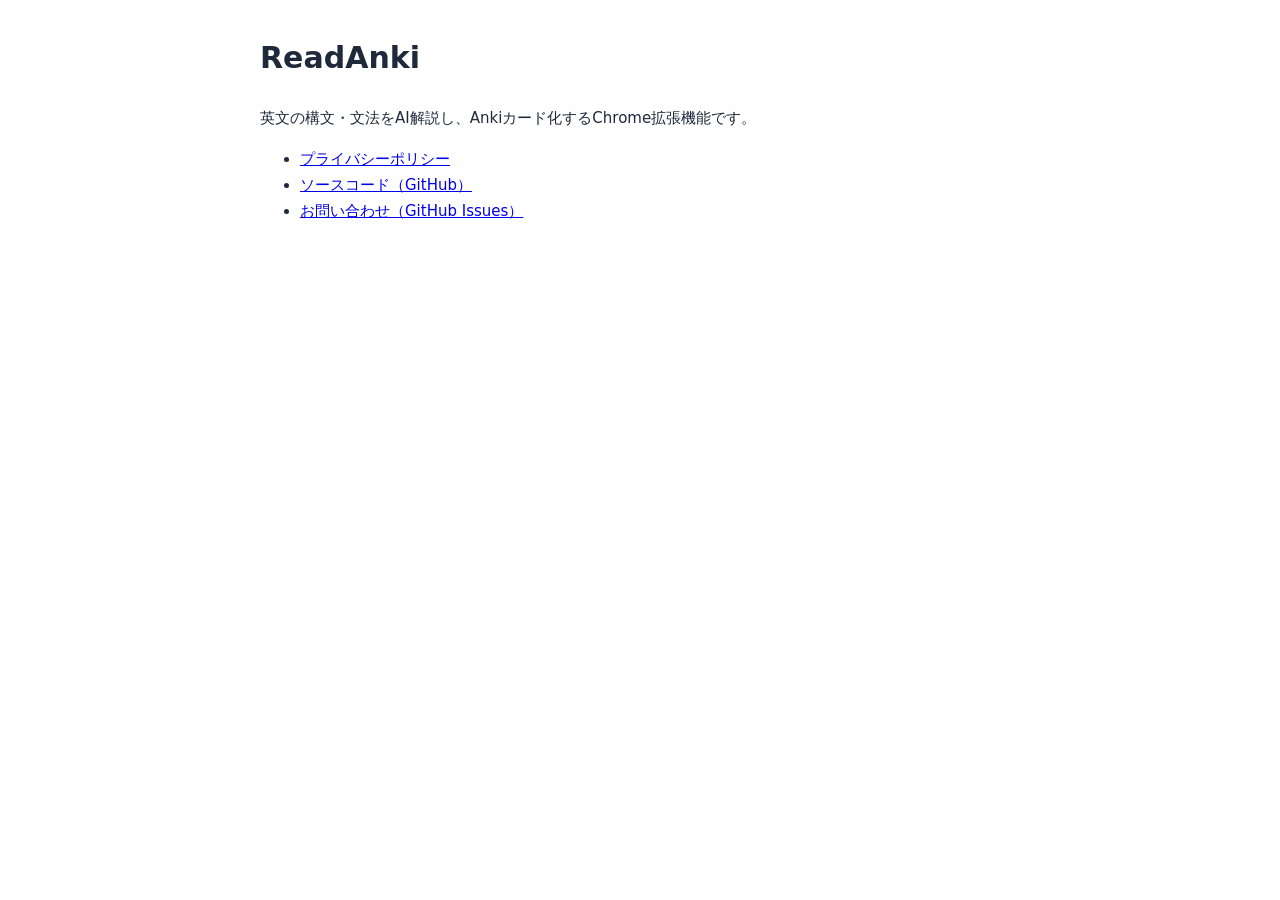
<file: docs/index.html>
<!DOCTYPE html>
<html lang="ja">
<head>
  <meta charset="utf-8">
  <meta name="viewport" content="width=device-width, initial-scale=1">
  <title>ReadAnki</title>
  <style>
    body { max-width: 760px; margin: 32px auto; padding: 0 20px; color: #1e293b; background: #fff; font: 15px/1.75 system-ui, -apple-system, BlinkMacSystemFont, "Hiragino Sans", sans-serif; }
  </style>
</head>
<body>
  <h1>ReadAnki</h1>
  <p>英文の構文・文法をAI解説し、Ankiカード化するChrome拡張機能です。</p>
  <ul>
    <li><a href="privacy.html">プライバシーポリシー</a></li>
    <li><a href="https://github.com/sshtorr-rgb/ReadAnki">ソースコード（GitHub）</a></li>
    <li><a href="https://github.com/sshtorr-rgb/ReadAnki/issues">お問い合わせ（GitHub Issues）</a></li>
  </ul>
</body>
</html>
</file>
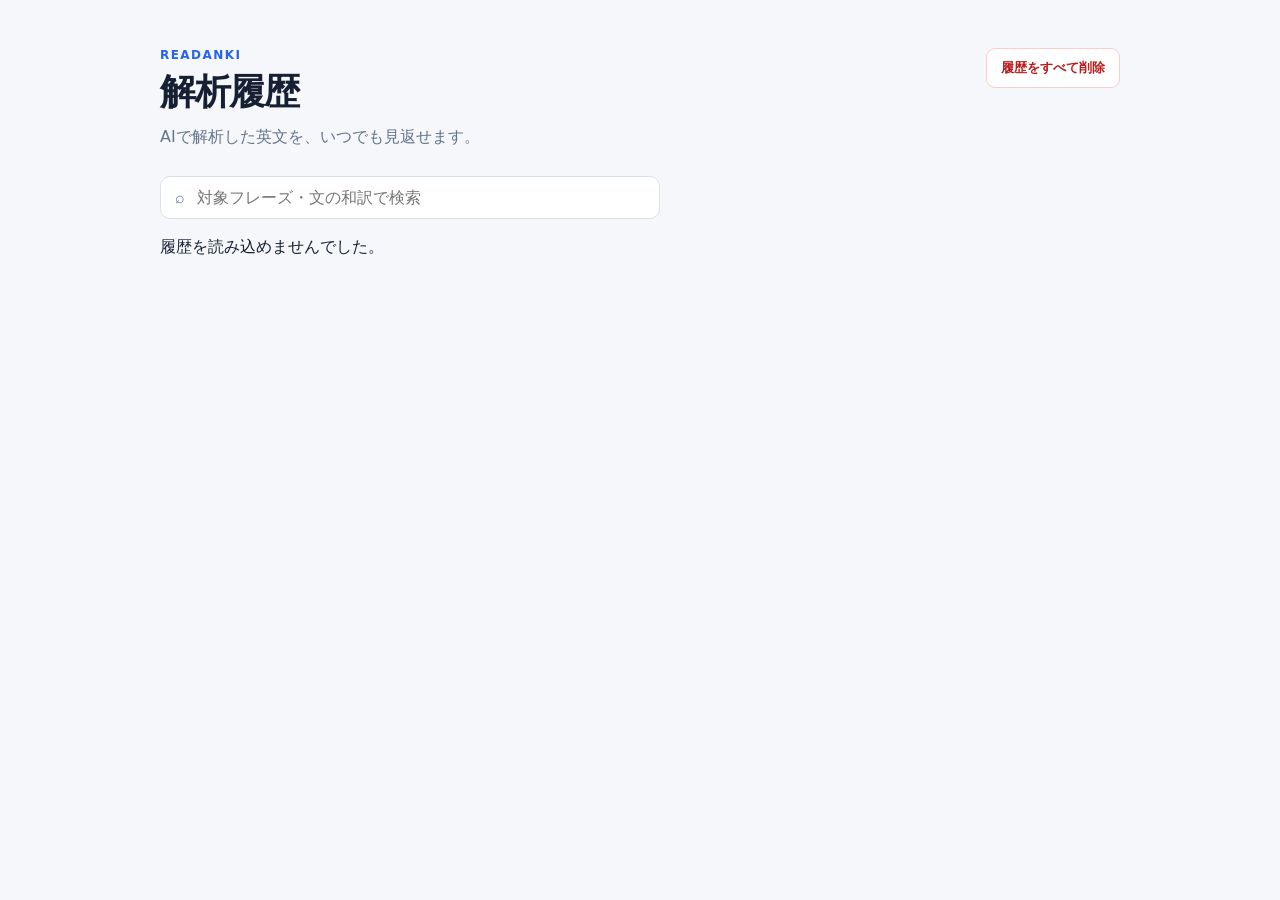
<file: AnkiRead-firefox/history.html>
<!DOCTYPE html>
<html lang="ja">
<head>
  <meta charset="utf-8">
  <meta name="viewport" content="width=device-width, initial-scale=1">
  <title>ReadAnki 解析履歴</title>
  <link rel="stylesheet" href="history.css">
</head>
<body>
  <main class="app-shell">
    <header class="page-header">
      <div>
        <p class="eyebrow">READANKI</p>
        <h1>解析履歴</h1>
        <p class="subtitle">AIで解析した英文を、いつでも見返せます。</p>
      </div>
      <button id="clear-history" class="button button-danger" type="button">履歴をすべて削除</button>
    </header>

    <section class="toolbar" aria-label="履歴の検索">
      <label class="search-box" for="search-input">
        <span aria-hidden="true">⌕</span>
        <input id="search-input" type="search" placeholder="対象フレーズ・文の和訳で検索" autocomplete="off">
      </label>
      <button id="open-quiz" class="button" type="button" style="display:none;">🧠 未知語テスト (<span id="quiz-count">0</span>)</button>
      <button id="generate-sentence-quiz" class="button" type="button" style="display:none;">📝 例文テスト生成 (15語)</button>
      <p id="history-count" class="history-count"></p>
    </section>

    <div id="quiz-overlay" class="quiz-overlay" style="display:none;">
      <div class="quiz-card">
        <div class="quiz-header">
          <span id="quiz-progress" class="quiz-progress"></span>
          <button id="quiz-close" class="quiz-close" type="button" aria-label="閉じる">&times;</button>
        </div>
        <div id="quiz-body" class="quiz-body"></div>
      </div>
    </div>

    <div id="history-list" class="history-list" aria-live="polite"></div>
    <template id="empty-template">
      <section class="empty-state">
        <div class="empty-icon">📘</div>
        <h2>まだ解析履歴はありません</h2>
        <p>Webページ上で英文を選択して「解説」を実行すると、ここに保存されます。</p>
      </section>
    </template>
  </main>
  <script src="history.js"></script>
</body>
</html>
</file>
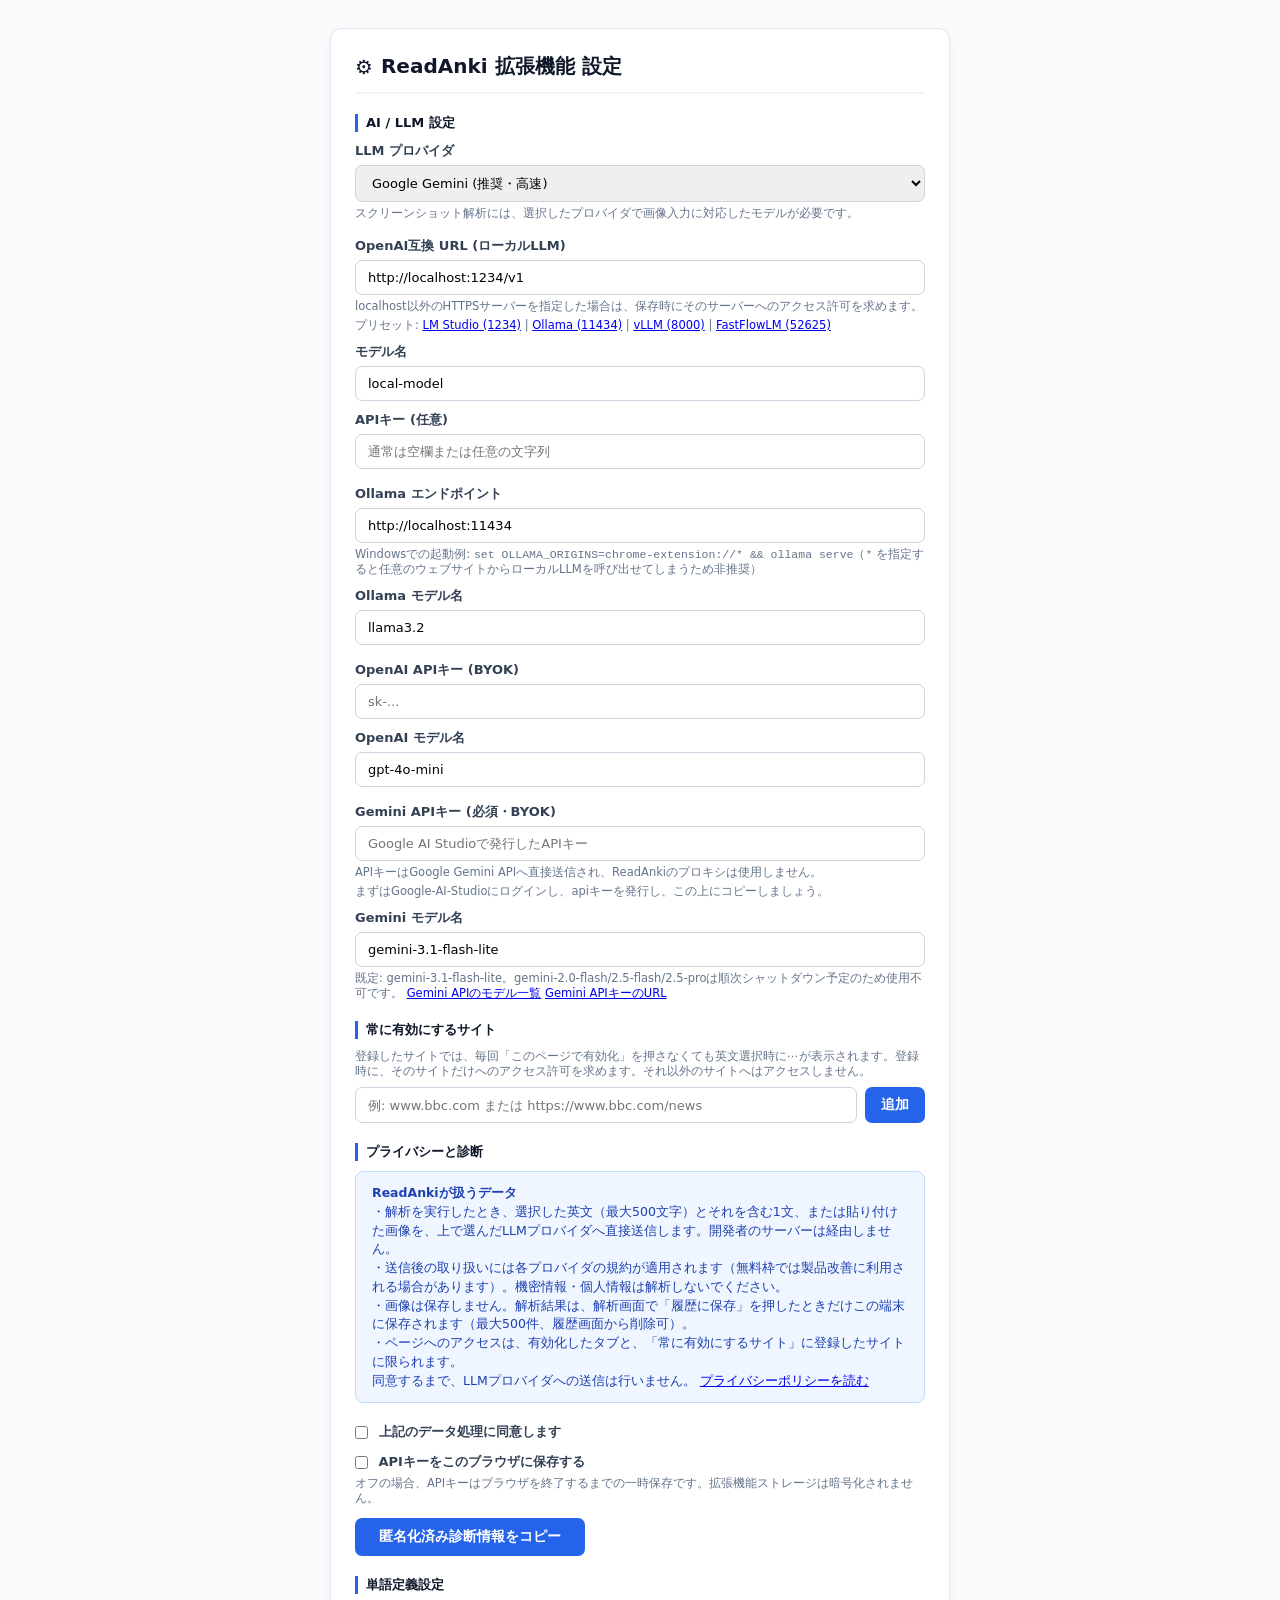
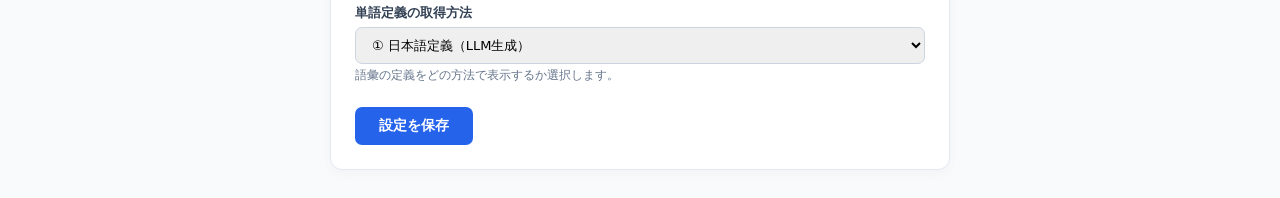
<file: AnkiRead-firefox/options.html>
<!DOCTYPE html>
<html>
<head>
  <meta charset="utf-8">
  <title>ReadAnki 設定</title>
  <style>
    body { max-width: 620px; margin: 28px auto; font-family: system-ui, -apple-system, BlinkMacSystemFont, sans-serif; padding: 0 20px; color: #1e293b; background: #f8fafc; }
    .card { background: #fff; border: 1px solid #e2e8f0; border-radius: 12px; padding: 24px; box-shadow: 0 4px 12px rgba(0,0,0,0.03); }
    h2 { margin-top: 0; border-bottom: 2px solid #f1f5f9; padding-bottom: 12px; color: #0f172a; font-size: 20px; display: flex; align-items: center; gap: 8px; }
    .form-group { margin-bottom: 16px; }
    label { display: block; font-weight: 600; font-size: 13px; margin-bottom: 5px; color: #334155; }
    input, select { width: 100%; padding: 9px 12px; border: 1px solid #cbd5e1; border-radius: 7px; box-sizing: border-box; font-size: 13px; font-family: inherit; }
    input[type="checkbox"] { width: auto; padding: 0; margin: 0 6px 0 0; vertical-align: middle; }
    input:focus, select:focus { outline: none; border-color: #2563eb; box-shadow: 0 0 0 3px rgba(37,99,235,0.15); }
    .help { font-size: 11.5px; color: #64748b; margin-top: 4px; }
    .btn { padding: 10px 24px; background: #2563eb; color: #fff; border: none; border-radius: 7px; font-weight: 600; cursor: pointer; font-size: 14px; }
    .btn:hover { background: #1d4ed8; }
    .alert { padding: 12px 16px; background: #eff6ff; border: 1px solid #bfdbfe; border-radius: 8px; margin-bottom: 20px; font-size: 12.5px; color: #1e40af; line-height: 1.5; }
    .site-list { list-style: none; padding: 0; margin: 8px 0 0; }
    .site-list li { display: flex; justify-content: space-between; align-items: center; padding: 6px 10px; border: 1px solid #e2e8f0; border-radius: 7px; margin-bottom: 6px; font-size: 13px; }
    .site-list li.empty { color: #64748b; border-style: dashed; }
    .site-remove { background: none; border: 1px solid #cbd5e1; border-radius: 6px; padding: 3px 10px; cursor: pointer; font-size: 12px; color: #b91c1c; }
    .section-title { font-size: 13px; font-weight: 700; color: #0f172a; margin-top: 20px; margin-bottom: 10px; border-left: 3px solid #2563eb; padding-left: 8px; }
  </style>
</head>
<body>
  <div class="card">
    <h2><span>⚙️</span> ReadAnki 拡張機能 設定</h2>
    <div class="section-title">AI / LLM 設定</div>
    <div class="form-group">
      <label>LLM プロバイダ</label>
      <select id="provider">
        <option value="gemini">Google Gemini (推奨・高速)</option>
        <option value="local-openai">OpenAI互換 (ローカルLLM / LM Studio / vLLM / LocalAI)</option>
        <option value="ollama">Ollama (Native API / ローカル)</option>
        <option value="openai">OpenAI (GPT-4o-mini / クラウド)</option>
      </select>
      <div class="help">スクリーンショット解析には、選択したプロバイダで画像入力に対応したモデルが必要です。</div>
    </div>

    <div class="form-group" id="local-openai-section">
      <label>OpenAI互換 URL (ローカルLLM)</label>
      <input type="text" id="localOpenAiUrl" value="http://localhost:1234/v1">
      <div class="help">localhost以外のHTTPSサーバーを指定した場合は、保存時にそのサーバーへのアクセス許可を求めます。</div>
      <div class="help">
        プリセット:
        <a href="#" data-preset-url="http://localhost:1234/v1">LM Studio (1234)</a> |
        <a href="#" data-preset-url="http://localhost:11434/v1">Ollama (11434)</a> |
        <a href="#" data-preset-url="http://localhost:8000/v1">vLLM (8000)</a> |
        <a href="#" data-preset-url="http://127.0.0.1:52625/v1">FastFlowLM (52625)</a>
      </div>
      <label style="margin-top: 10px;">モデル名</label>
      <input type="text" id="localOpenAiModel" value="local-model">
      <label style="margin-top: 10px;">APIキー (任意)</label>
      <input type="password" id="localOpenAiApiKey" placeholder="通常は空欄または任意の文字列">
    </div>

    <div class="form-group" id="ollama-section">
      <label>Ollama エンドポイント</label>
      <input type="text" id="ollamaUrl" value="http://localhost:11434">
      <div class="help">Windowsでの起動例: <code>set OLLAMA_ORIGINS=chrome-extension://* && ollama serve</code>（<code>*</code> を指定すると任意のウェブサイトからローカルLLMを呼び出せてしまうため非推奨）</div>
      <label style="margin-top: 10px;">Ollama モデル名</label>
      <input type="text" id="ollamaModel" value="llama3.2">
    </div>

    <div class="form-group" id="openai-section">
      <label>OpenAI APIキー (BYOK)</label>
      <input type="password" id="openAiApiKey" placeholder="sk-...">
      <label style="margin-top: 10px;">OpenAI モデル名</label>
      <input type="text" id="openAiModel" value="gpt-4o-mini">
    </div>

    <div class="form-group" id="gemini-section">
      <label>Gemini APIキー (必須・BYOK)</label>
      <input type="password" id="geminiApiKey" placeholder="Google AI Studioで発行したAPIキー">
      <div class="help">APIキーはGoogle Gemini APIへ直接送信され、ReadAnkiのプロキシは使用しません。</div>
      <div class="help">まずはGoogle-AI-Studioにログインし、apiキーを発行し、この上にコピーしましょう。</div>
      <label style="margin-top: 10px;">Gemini モデル名</label>
      <input type="text" id="geminiModel" value="gemini-3.1-flash-lite">
      <div class="help">既定: gemini-3.1-flash-lite。gemini-2.0-flash/2.5-flash/2.5-proは順次シャットダウン予定のため使用不可です。 <a href="https://ai.google.dev/gemini-api/docs/models" target="_blank" rel="noopener noreferrer">Gemini APIのモデル一覧</a> <a href="https://aistudio.google.com/api-keys">Gemini APIキーのURL</a></div>
    </div>

    <div class="section-title">常に有効にするサイト</div>
    <div class="form-group">
      <div class="help" style="margin: 0 0 8px;">登録したサイトでは、毎回「このページで有効化」を押さなくても英文選択時に⋯が表示されます。登録時に、そのサイトだけへのアクセス許可を求めます。それ以外のサイトへはアクセスしません。</div>
      <div style="display: flex; gap: 8px;">
        <input type="text" id="site-input" placeholder="例: www.bbc.com または https://www.bbc.com/news">
        <button class="btn" id="add-site-btn" type="button" style="white-space: nowrap; padding: 9px 16px;">追加</button>
      </div>
      <div id="site-msg" class="help" role="status"></div>
      <ul id="site-list" class="site-list"></ul>
    </div>
    <div class="section-title">プライバシーと診断</div>
    <div class="form-group">
      <div class="alert">
        <strong>ReadAnkiが扱うデータ</strong><br>
        ・解析を実行したとき、選択した英文（最大500文字）とそれを含む1文、または貼り付けた画像を、上で選んだLLMプロバイダへ直接送信します。開発者のサーバーは経由しません。<br>
        ・送信後の取り扱いには各プロバイダの規約が適用されます（無料枠では製品改善に利用される場合があります）。機密情報・個人情報は解析しないでください。<br>
        ・画像は保存しません。解析結果は、解析画面で「履歴に保存」を押したときだけこの端末に保存されます（最大500件、履歴画面から削除可）。<br>
        ・ページへのアクセスは、有効化したタブと、「常に有効にするサイト」に登録したサイトに限られます。<br>
        同意するまで、LLMプロバイダへの送信は行いません。 <a href="privacy.html" target="_blank">プライバシーポリシーを読む</a>
      </div>
      <label><input id="privacyConsent" type="checkbox"> 上記のデータ処理に同意します</label>
      <label style="margin-top: 12px;"><input id="persistApiKeys" type="checkbox"> APIキーをこのブラウザに保存する</label>
      <div class="help">オフの場合、APIキーはブラウザを終了するまでの一時保存です。拡張機能ストレージは暗号化されません。</div>
      <button class="btn" id="copy-diagnostic" type="button" style="margin-top: 12px;">匿名化済み診断情報をコピー</button>
      <span id="diagnostic-msg" class="help"></span>
    </div>

    <div class="section-title">単語定義設定</div>
    <div class="form-group">
      <label>単語定義の取得方法</label>
      <select id="wordDefinitionMode">
        <option value="llm-japanese">① 日本語定義（LLM生成）</option>
        <option value="llm-paraphrase">② 英語言い換え（LLM生成）</option>
        <option value="external-link">③ 外部辞書サイトへのリンク</option>
      </select>
      <div class="help">語彙の定義をどの方法で表示するか選択します。</div>
    </div>

    <div style="display: flex; align-items: center; gap: 12px; margin-top: 24px;">
      <button class="btn" id="save-btn">設定を保存</button>
      <span id="save-msg" style="font-size: 13px; font-weight: 600; color: #10b981;"></span>
    </div>
  </div>

  <script src="options.js"></script>
</body>
</html>
</file>
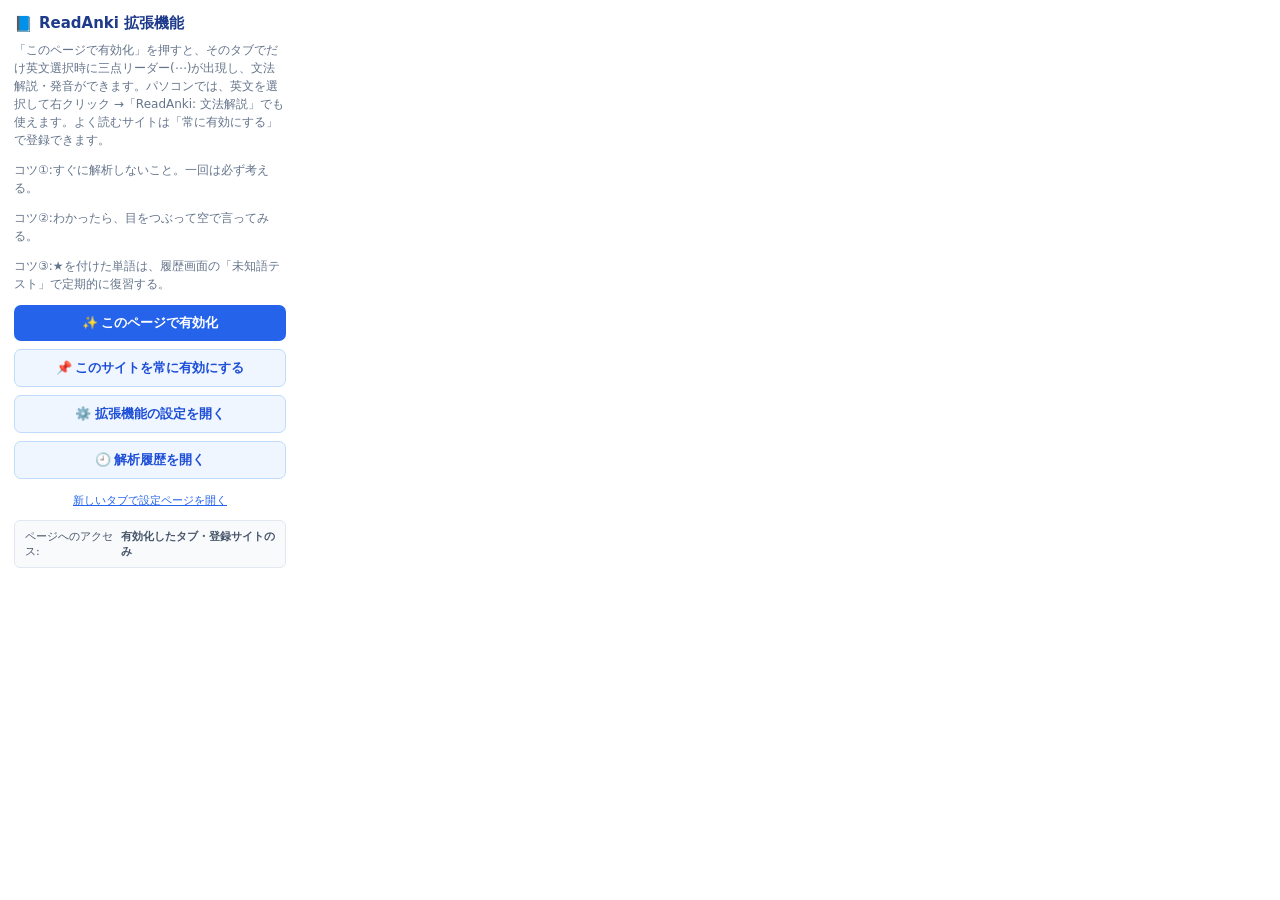
<file: AnkiRead-firefox/popup.html>
<!DOCTYPE html>
<html>
<head>
  <meta charset="utf-8">
  <title>ReadAnki</title>
  <style>
    body { width: min(300px, 100vw); box-sizing: border-box; font-family: system-ui, -apple-system, BlinkMacSystemFont, sans-serif; padding: 14px; margin: 0; color: #1e293b; background: #ffffff; }
    h3 { margin: 0 0 8px 0; font-size: 15px; color: #1e3a8a; display: flex; align-items: center; gap: 6px; font-weight: 700; }
    p { font-size: 12px; color: #64748b; margin: 0 0 12px 0; line-height: 1.5; }
    .btn { width: 100%; padding: 9px; background: #2563eb; color: #fff; border: none; border-radius: 7px; font-weight: 600; cursor: pointer; font-size: 13px; display: flex; align-items: center; justify-content: center; gap: 6px; }
    .btn:hover { background: #1d4ed8; }
    .btn-secondary { margin-top: 8px; color: #1d4ed8; background: #eff6ff; border: 1px solid #bfdbfe; }
    .btn-secondary:hover { background: #dbeafe; }
    .link-row { margin-top: 10px; text-align: center; }
    .link-row a { font-size: 11px; color: #2563eb; text-decoration: underline; cursor: pointer; }
    .status-msg { font-size: 11px; color: #475569; margin-top: 6px; min-height: 0; }
    .status-msg:empty { display: none; }
    .status { margin-top: 12px; font-size: 11px; padding: 8px 10px; background: #f8fafc; border: 1px solid #e2e8f0; border-radius: 6px; color: #475569; display: flex; justify-content: space-between; align-items: center; }
  </style>
</head>
<body>
  <h3><span>📘</span> ReadAnki 拡張機能</h3>
  <p>「このページで有効化」を押すと、そのタブでだけ英文選択時に三点リーダー(⋯)が出現し、文法解説・発音ができます。パソコンでは、英文を選択して右クリック →「ReadAnki: 文法解説」でも使えます。よく読むサイトは「常に有効にする」で登録できます。</p>
  <p>コツ①:すぐに解析しないこと。一回は必ず考える。</p>
  <p>コツ②:わかったら、目をつぶって空で言ってみる。</p>
  <p>コツ③:★を付けた単語は、履歴画面の「未知語テスト」で定期的に復習する。</p>
  <button class="btn" id="activate-tab">✨ このページで有効化</button>
  <div id="activate-msg" class="status-msg" role="status"></div>
  <button class="btn btn-secondary" id="always-enable">📌 このサイトを常に有効にする</button>
  <button class="btn btn-secondary" id="open-settings">⚙️ 拡張機能の設定を開く</button>
  <button class="btn btn-secondary" id="open-history">🕘 解析履歴を開く</button>
  <div class="link-row">
    <a id="open-settings-tab" href="options.html" target="_blank">新しいタブで設定ページを開く</a>
  </div>
  <div class="status">
    <span>ページへのアクセス:</span>
    <span style="font-weight: 600;">有効化したタブ・登録サイトのみ</span>
  </div>
  <script src="popup.js"></script>
</body>
</html>
</file>
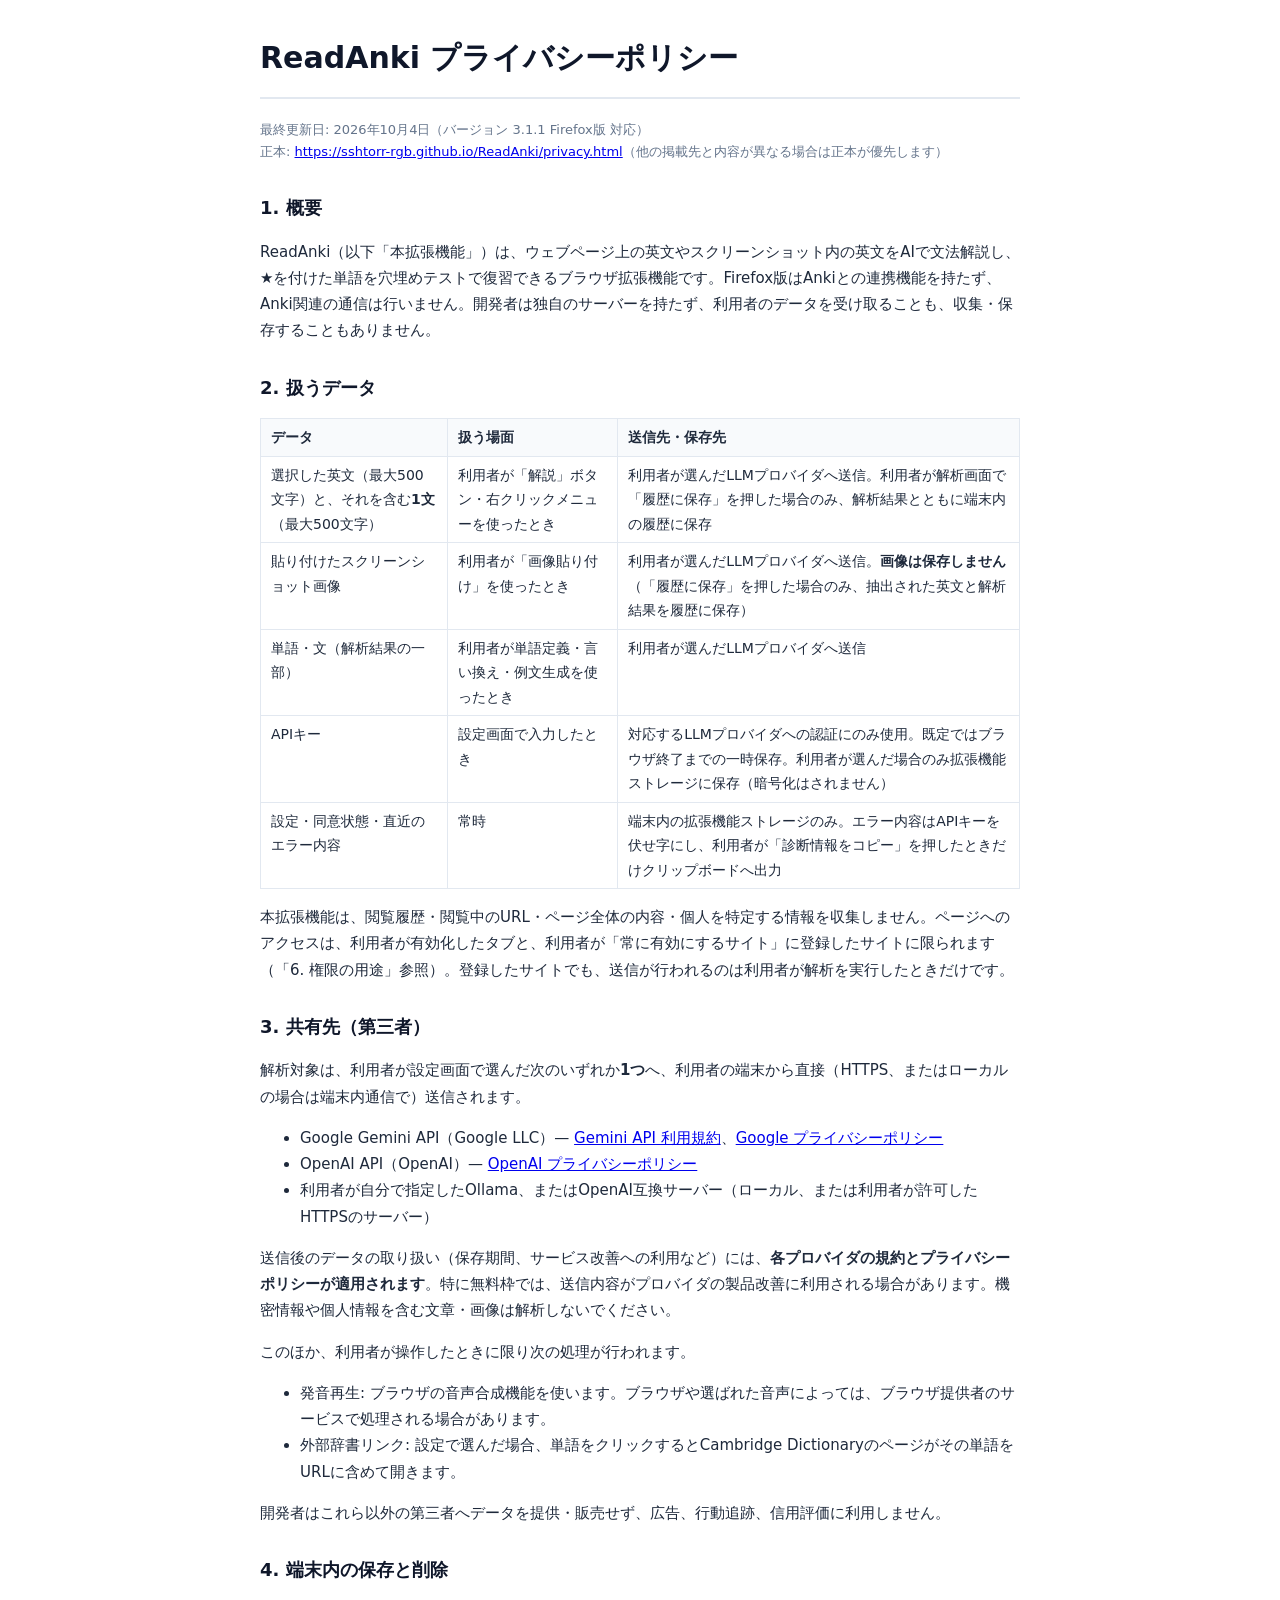
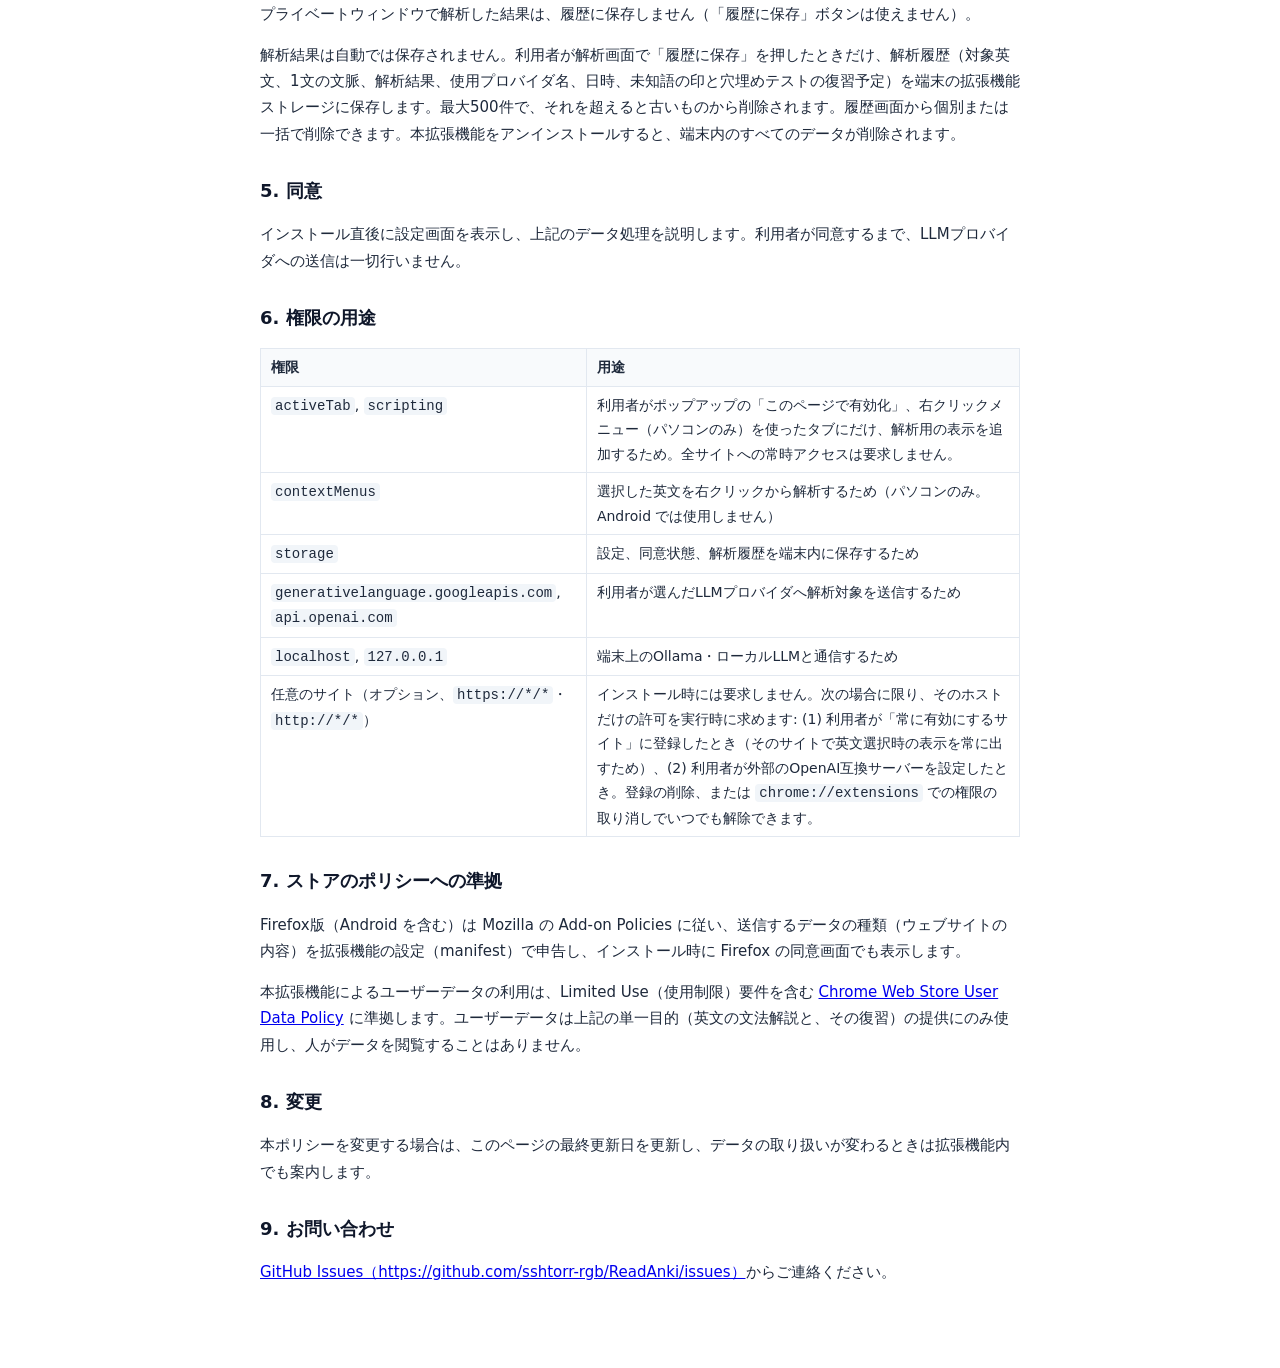
<file: AnkiRead-firefox/privacy.html>
<!DOCTYPE html>
<html lang="ja">
<head>
  <meta charset="utf-8">
  <meta name="viewport" content="width=device-width, initial-scale=1">
  <title>ReadAnki プライバシーポリシー</title>
  <style>
    body { max-width: 760px; margin: 32px auto; padding: 0 20px 40px; color: #1e293b; font: 15px/1.75 system-ui, -apple-system, BlinkMacSystemFont, "Hiragino Sans", sans-serif; }
    h1, h2 { color: #0f172a; } h1 { border-bottom: 2px solid #e2e8f0; padding-bottom: 12px; } h2 { margin-top: 28px; font-size: 18px; }
    code { background: #f1f5f9; padding: 1px 4px; border-radius: 4px; } .updated { color: #64748b; font-size: 13px; }
    table { border-collapse: collapse; width: 100%; font-size: 14px; } th, td { border: 1px solid #e2e8f0; padding: 6px 10px; text-align: left; vertical-align: top; } th { background: #f8fafc; }
  </style>
</head>
<body>
  <h1>ReadAnki プライバシーポリシー</h1>
  <p class="updated">最終更新日: 2026年10月4日（バージョン 3.1.1 Firefox版 対応）<br>
  正本: <a href="https://sshtorr-rgb.github.io/ReadAnki/privacy.html">https://sshtorr-rgb.github.io/ReadAnki/privacy.html</a>（他の掲載先と内容が異なる場合は正本が優先します）</p>

  <h2>1. 概要</h2>
  <p>ReadAnki（以下「本拡張機能」）は、ウェブページ上の英文やスクリーンショット内の英文をAIで文法解説し、★を付けた単語を穴埋めテストで復習できるブラウザ拡張機能です。Firefox版はAnkiとの連携機能を持たず、Anki関連の通信は行いません。開発者は独自のサーバーを持たず、利用者のデータを受け取ることも、収集・保存することもありません。</p>

  <h2>2. 扱うデータ</h2>
  <table>
    <tr><th>データ</th><th>扱う場面</th><th>送信先・保存先</th></tr>
    <tr><td>選択した英文（最大500文字）と、それを含む<strong>1文</strong>（最大500文字）</td><td>利用者が「解説」ボタン・右クリックメニューを使ったとき</td><td>利用者が選んだLLMプロバイダへ送信。利用者が解析画面で「履歴に保存」を押した場合のみ、解析結果とともに端末内の履歴に保存</td></tr>
    <tr><td>貼り付けたスクリーンショット画像</td><td>利用者が「画像貼り付け」を使ったとき</td><td>利用者が選んだLLMプロバイダへ送信。<strong>画像は保存しません</strong>（「履歴に保存」を押した場合のみ、抽出された英文と解析結果を履歴に保存）</td></tr>
    <tr><td>単語・文（解析結果の一部）</td><td>利用者が単語定義・言い換え・例文生成を使ったとき</td><td>利用者が選んだLLMプロバイダへ送信</td></tr>
    <tr><td>APIキー</td><td>設定画面で入力したとき</td><td>対応するLLMプロバイダへの認証にのみ使用。既定ではブラウザ終了までの一時保存。利用者が選んだ場合のみ拡張機能ストレージに保存（暗号化はされません）</td></tr>
    <tr><td>設定・同意状態・直近のエラー内容</td><td>常時</td><td>端末内の拡張機能ストレージのみ。エラー内容はAPIキーを伏せ字にし、利用者が「診断情報をコピー」を押したときだけクリップボードへ出力</td></tr>
  </table>
  <p>本拡張機能は、閲覧履歴・閲覧中のURL・ページ全体の内容・個人を特定する情報を収集しません。ページへのアクセスは、利用者が有効化したタブと、利用者が「常に有効にするサイト」に登録したサイトに限られます（「6. 権限の用途」参照）。登録したサイトでも、送信が行われるのは利用者が解析を実行したときだけです。</p>

  <h2>3. 共有先（第三者）</h2>
  <p>解析対象は、利用者が設定画面で選んだ次のいずれか<strong>1つ</strong>へ、利用者の端末から直接（HTTPS、またはローカルの場合は端末内通信で）送信されます。</p>
  <ul>
    <li>Google Gemini API（Google LLC）— <a href="https://ai.google.dev/gemini-api/terms">Gemini API 利用規約</a>、<a href="https://policies.google.com/privacy">Google プライバシーポリシー</a></li>
    <li>OpenAI API（OpenAI）— <a href="https://openai.com/policies/privacy-policy/">OpenAI プライバシーポリシー</a></li>
    <li>利用者が自分で指定したOllama、またはOpenAI互換サーバー（ローカル、または利用者が許可したHTTPSのサーバー）</li>
  </ul>
  <p>送信後のデータの取り扱い（保存期間、サービス改善への利用など）には、<strong>各プロバイダの規約とプライバシーポリシーが適用されます</strong>。特に無料枠では、送信内容がプロバイダの製品改善に利用される場合があります。機密情報や個人情報を含む文章・画像は解析しないでください。</p>
  <p>このほか、利用者が操作したときに限り次の処理が行われます。</p>
  <ul>
    <li>発音再生: ブラウザの音声合成機能を使います。ブラウザや選ばれた音声によっては、ブラウザ提供者のサービスで処理される場合があります。</li>
    <li>外部辞書リンク: 設定で選んだ場合、単語をクリックするとCambridge Dictionaryのページがその単語をURLに含めて開きます。</li>
  </ul>
  <p>開発者はこれら以外の第三者へデータを提供・販売せず、広告、行動追跡、信用評価に利用しません。</p>

  <h2>4. 端末内の保存と削除</h2>
  <p>プライベートウィンドウで解析した結果は、履歴に保存しません（「履歴に保存」ボタンは使えません）。</p>
  <p>解析結果は自動では保存されません。利用者が解析画面で「履歴に保存」を押したときだけ、解析履歴（対象英文、1文の文脈、解析結果、使用プロバイダ名、日時、未知語の印と穴埋めテストの復習予定）を端末の拡張機能ストレージに保存します。最大500件で、それを超えると古いものから削除されます。履歴画面から個別または一括で削除できます。本拡張機能をアンインストールすると、端末内のすべてのデータが削除されます。</p>

  <h2>5. 同意</h2>
  <p>インストール直後に設定画面を表示し、上記のデータ処理を説明します。利用者が同意するまで、LLMプロバイダへの送信は一切行いません。</p>

  <h2>6. 権限の用途</h2>
  <table>
    <tr><th>権限</th><th>用途</th></tr>
    <tr><td><code>activeTab</code>, <code>scripting</code></td><td>利用者がポップアップの「このページで有効化」、右クリックメニュー（パソコンのみ）を使ったタブにだけ、解析用の表示を追加するため。全サイトへの常時アクセスは要求しません。</td></tr>
    <tr><td><code>contextMenus</code></td><td>選択した英文を右クリックから解析するため（パソコンのみ。Android では使用しません）</td></tr>
    <tr><td><code>storage</code></td><td>設定、同意状態、解析履歴を端末内に保存するため</td></tr>
    <tr><td><code>generativelanguage.googleapis.com</code>, <code>api.openai.com</code></td><td>利用者が選んだLLMプロバイダへ解析対象を送信するため</td></tr>
    <tr><td><code>localhost</code>, <code>127.0.0.1</code></td><td>端末上のOllama・ローカルLLMと通信するため</td></tr>
    <tr><td>任意のサイト（オプション、<code>https://*/*</code>・<code>http://*/*</code>）</td><td>インストール時には要求しません。次の場合に限り、そのホストだけの許可を実行時に求めます: (1) 利用者が「常に有効にするサイト」に登録したとき（そのサイトで英文選択時の表示を常に出すため）、(2) 利用者が外部のOpenAI互換サーバーを設定したとき。登録の削除、または <code>chrome://extensions</code> での権限の取り消しでいつでも解除できます。</td></tr>
  </table>

  <h2>7. ストアのポリシーへの準拠</h2>
  <p>Firefox版（Android を含む）は Mozilla の Add-on Policies に従い、送信するデータの種類（ウェブサイトの内容）を拡張機能の設定（manifest）で申告し、インストール時に Firefox の同意画面でも表示します。</p>
  <p>本拡張機能によるユーザーデータの利用は、Limited Use（使用制限）要件を含む <a href="https://developer.chrome.com/docs/webstore/program-policies">Chrome Web Store User Data Policy</a> に準拠します。ユーザーデータは上記の単一目的（英文の文法解説と、その復習）の提供にのみ使用し、人がデータを閲覧することはありません。</p>

  <h2>8. 変更</h2>
  <p>本ポリシーを変更する場合は、このページの最終更新日を更新し、データの取り扱いが変わるときは拡張機能内でも案内します。</p>

  <h2>9. お問い合わせ</h2>
  <p><a href="https://github.com/sshtorr-rgb/ReadAnki/issues">GitHub Issues（https://github.com/sshtorr-rgb/ReadAnki/issues）</a>からご連絡ください。</p>
</body>
</html>
</file>
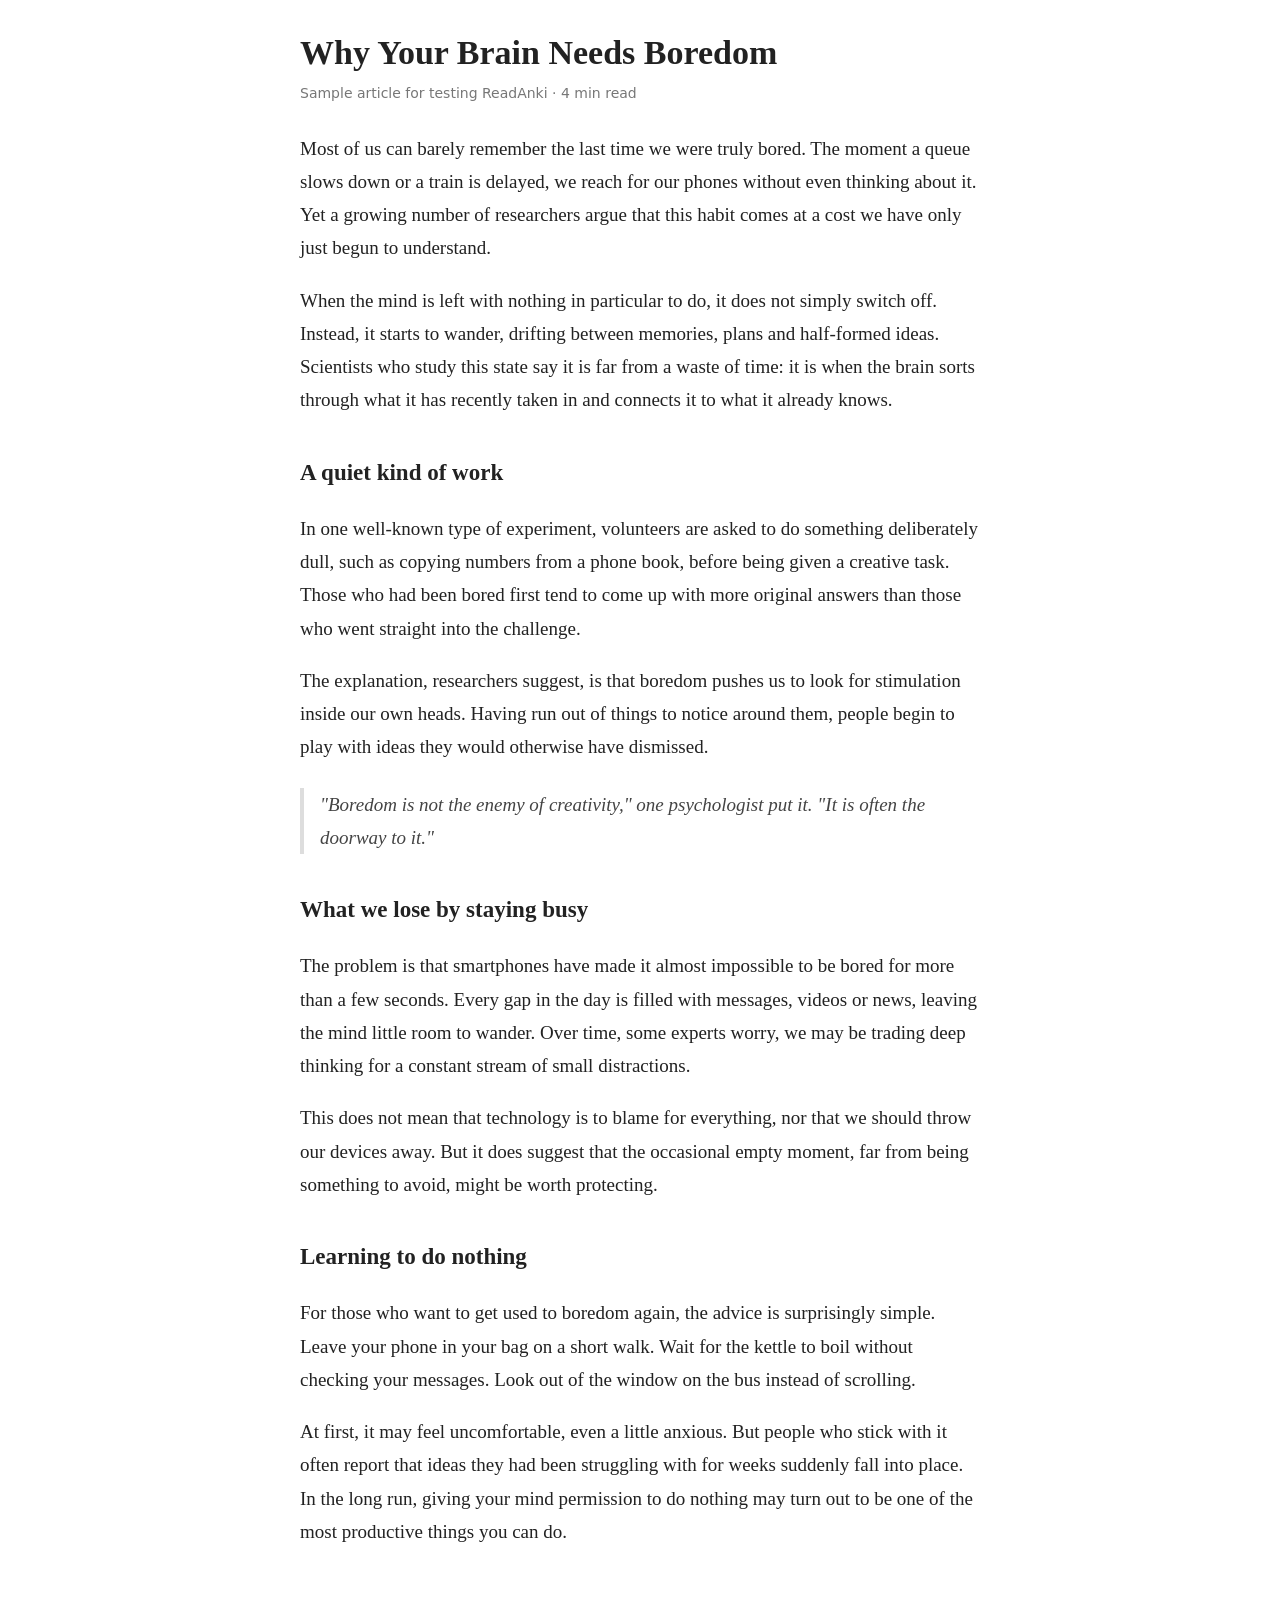
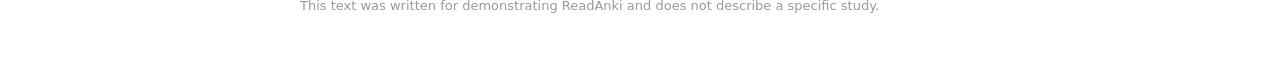
<file: docs/demo.html>
<!doctype html>
<html lang="en">
<head>
<meta charset="utf-8">
<meta name="viewport" content="width=device-width, initial-scale=1">
<title>Why Your Brain Needs Boredom</title>
<style>
  body { margin: 0; background: #fff; color: #222; font: 19px/1.75 Georgia, "Times New Roman", serif; }
  main { max-width: 680px; margin: 0 auto; padding: 32px 16px 64px; }
  h1 { font-size: 34px; line-height: 1.25; margin: 0 0 8px; }
  .meta { color: #777; font: 14px/1.5 system-ui, sans-serif; margin-bottom: 28px; }
  h2 { font-size: 23px; margin: 36px 0 8px; }
  blockquote { margin: 24px 0; padding-left: 16px; border-left: 4px solid #ddd; color: #444; font-style: italic; }
  footer { margin-top: 48px; color: #999; font: 13px/1.5 system-ui, sans-serif; }
</style>
</head>
<body>
<main>
  <h1>Why Your Brain Needs Boredom</h1>
  <div class="meta">Sample article for testing ReadAnki · 4 min read</div>

  <p>Most of us can barely remember the last time we were truly bored. The moment a queue slows down or a train is delayed, we reach for our phones without even thinking about it. Yet a growing number of researchers argue that this habit comes at a cost we have only just begun to understand.</p>

  <p>When the mind is left with nothing in particular to do, it does not simply switch off. Instead, it starts to wander, drifting between memories, plans and half-formed ideas. Scientists who study this state say it is far from a waste of time: it is when the brain sorts through what it has recently taken in and connects it to what it already knows.</p>

  <h2>A quiet kind of work</h2>

  <p>In one well-known type of experiment, volunteers are asked to do something deliberately dull, such as copying numbers from a phone book, before being given a creative task. Those who had been bored first tend to come up with more original answers than those who went straight into the challenge.</p>

  <p>The explanation, researchers suggest, is that boredom pushes us to look for stimulation inside our own heads. Having run out of things to notice around them, people begin to play with ideas they would otherwise have dismissed.</p>

  <blockquote>"Boredom is not the enemy of creativity," one psychologist put it. "It is often the doorway to it."</blockquote>

  <h2>What we lose by staying busy</h2>

  <p>The problem is that smartphones have made it almost impossible to be bored for more than a few seconds. Every gap in the day is filled with messages, videos or news, leaving the mind little room to wander. Over time, some experts worry, we may be trading deep thinking for a constant stream of small distractions.</p>

  <p>This does not mean that technology is to blame for everything, nor that we should throw our devices away. But it does suggest that the occasional empty moment, far from being something to avoid, might be worth protecting.</p>

  <h2>Learning to do nothing</h2>

  <p>For those who want to get used to boredom again, the advice is surprisingly simple. Leave your phone in your bag on a short walk. Wait for the kettle to boil without checking your messages. Look out of the window on the bus instead of scrolling.</p>

  <p>At first, it may feel uncomfortable, even a little anxious. But people who stick with it often report that ideas they had been struggling with for weeks suddenly fall into place. In the long run, giving your mind permission to do nothing may turn out to be one of the most productive things you can do.</p>

  <footer>This text was written for demonstrating ReadAnki and does not describe a specific study.</footer>
</main>
</body>
</html>
</file>
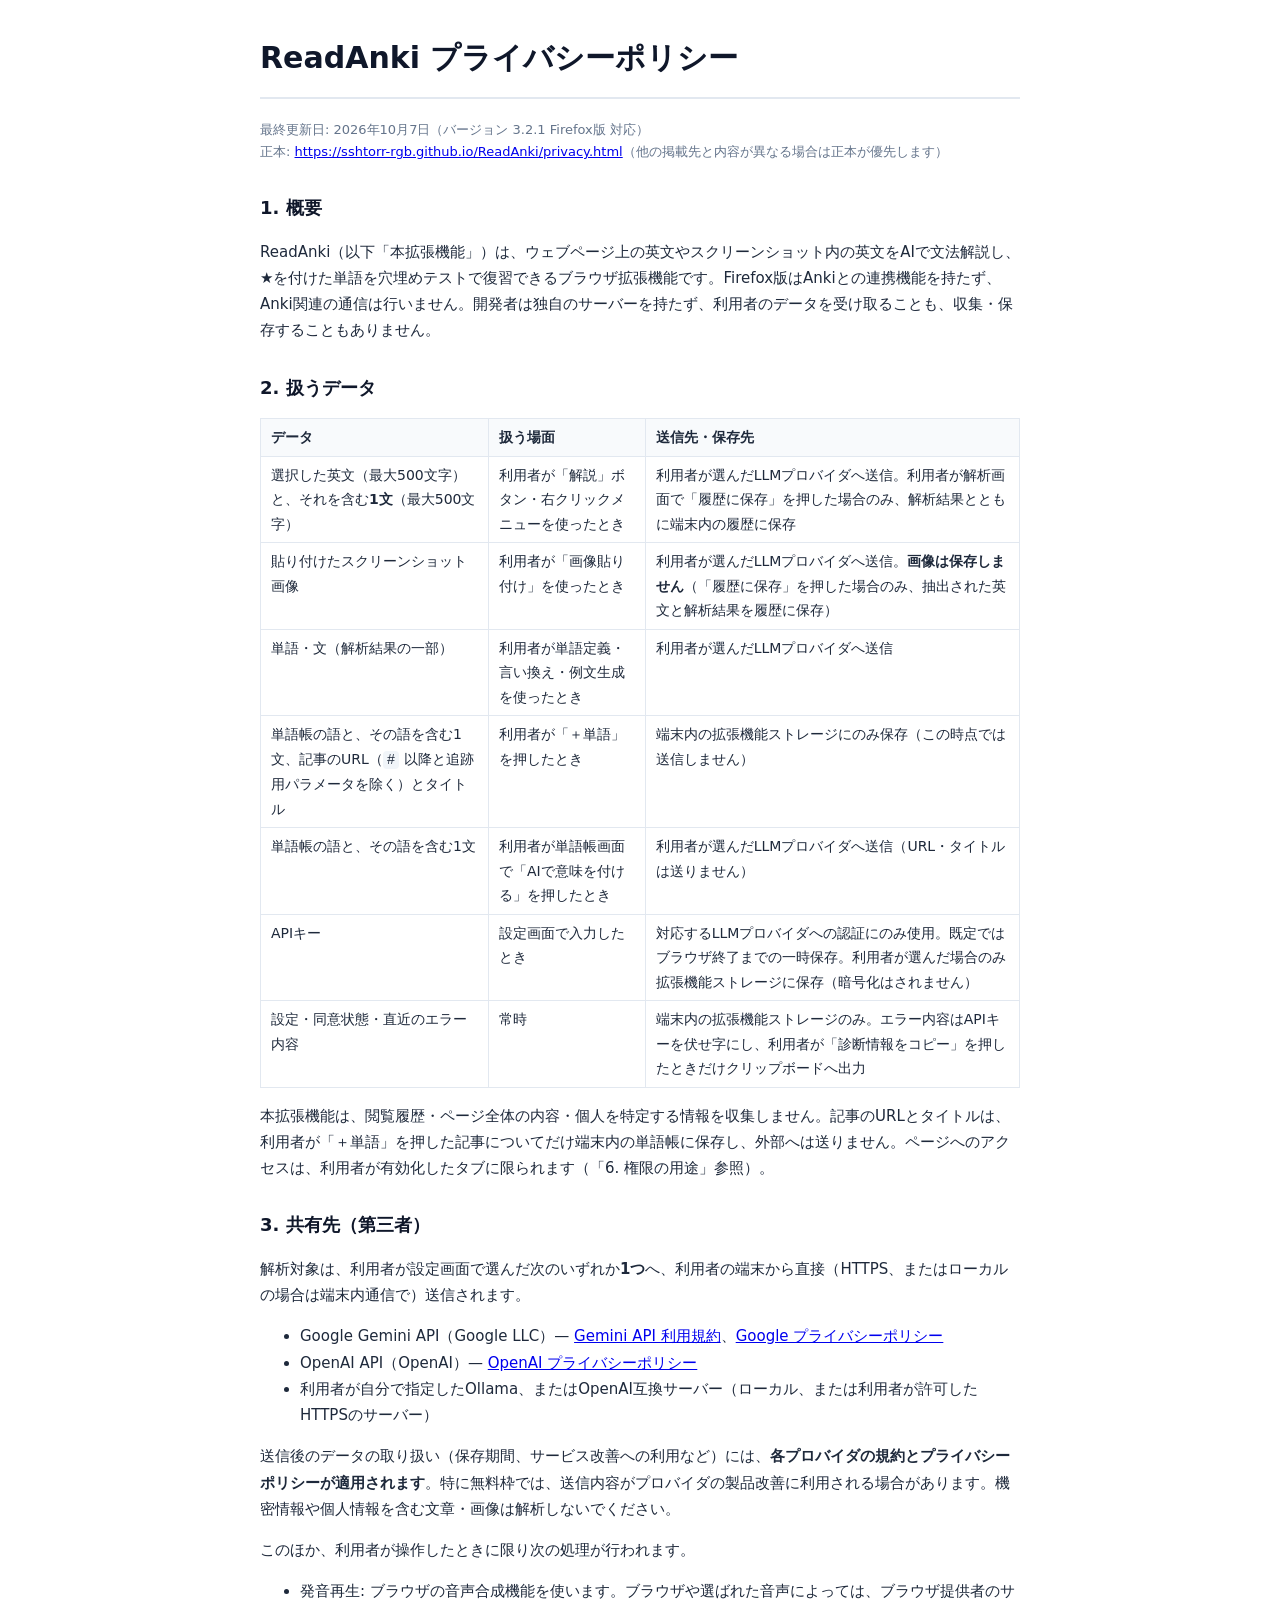
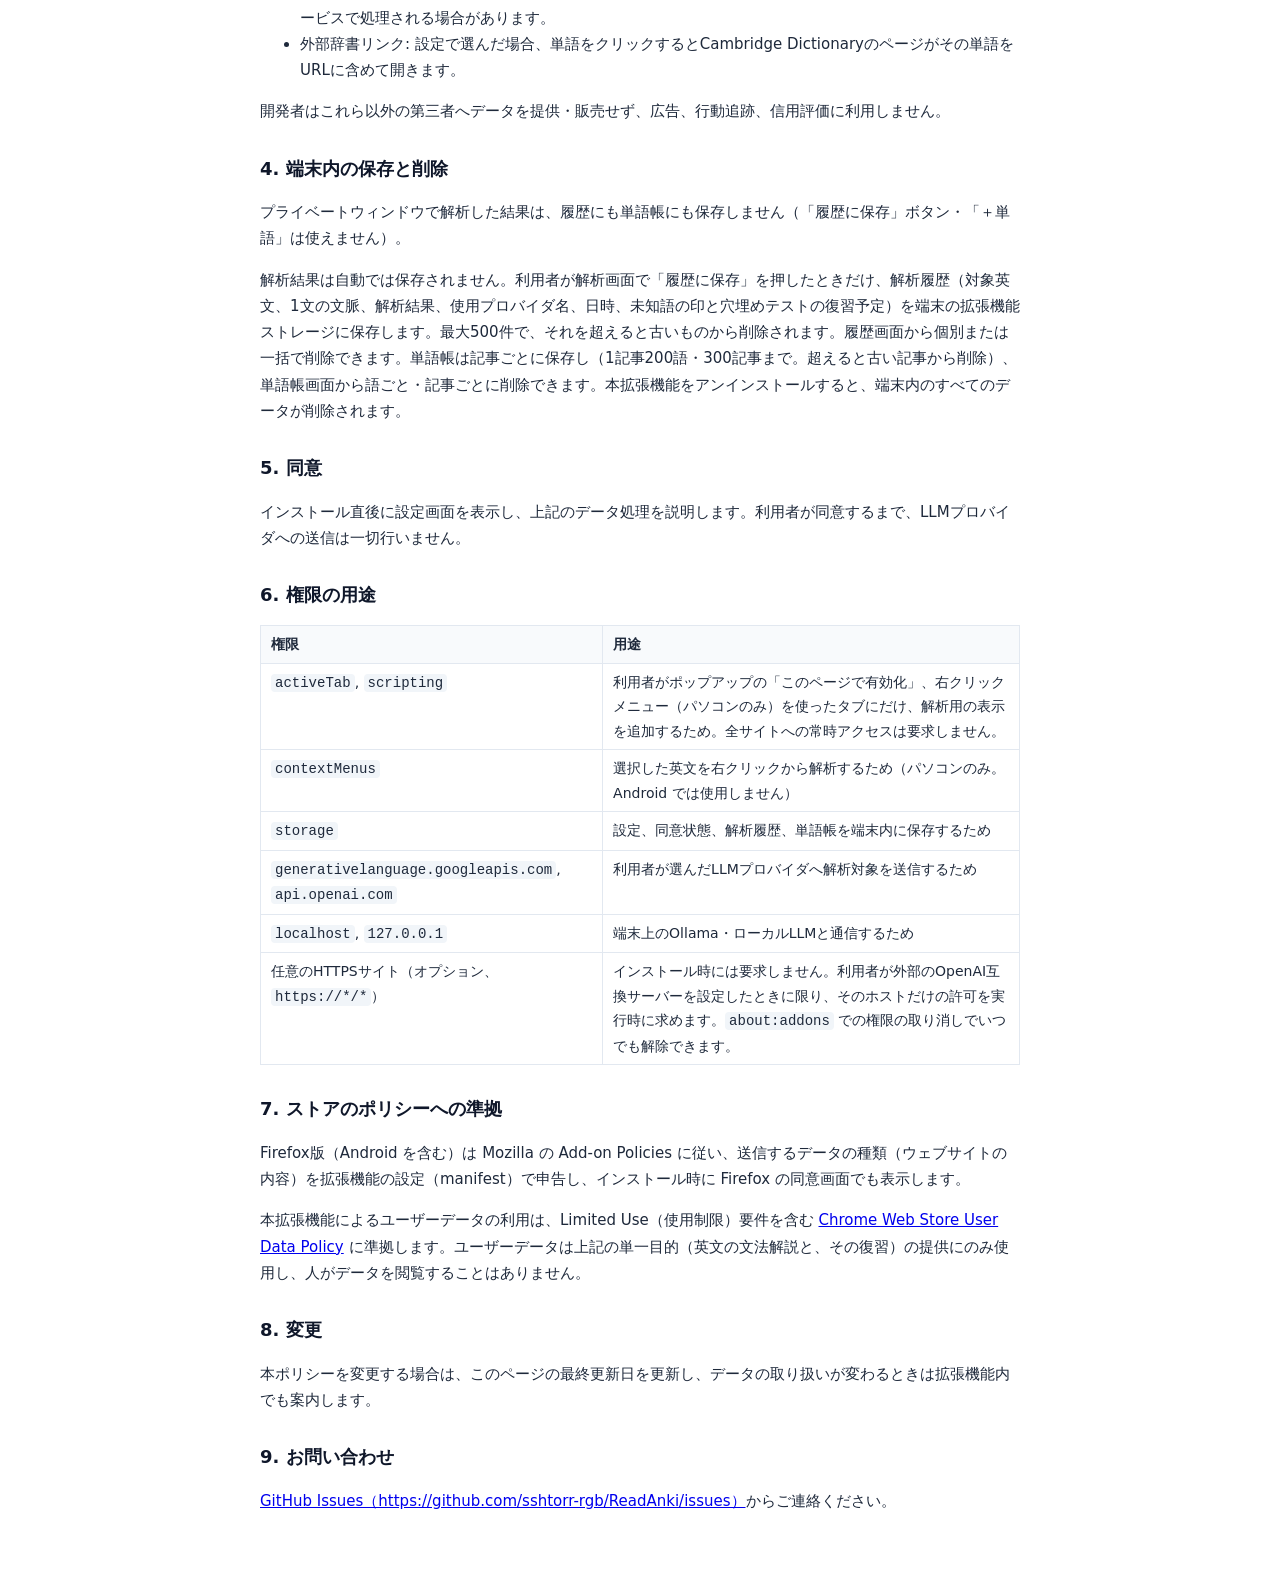
<file: docs/privacy.html>
<!DOCTYPE html>
<html lang="ja">
<head>
  <meta charset="utf-8">
  <meta name="viewport" content="width=device-width, initial-scale=1">
  <title>ReadAnki プライバシーポリシー</title>
  <style>
    body { max-width: 760px; margin: 32px auto; padding: 0 20px 40px; color: #1e293b; font: 15px/1.75 system-ui, -apple-system, BlinkMacSystemFont, "Hiragino Sans", sans-serif; }
    h1, h2 { color: #0f172a; } h1 { border-bottom: 2px solid #e2e8f0; padding-bottom: 12px; } h2 { margin-top: 28px; font-size: 18px; }
    code { background: #f1f5f9; padding: 1px 4px; border-radius: 4px; } .updated { color: #64748b; font-size: 13px; }
    table { border-collapse: collapse; width: 100%; font-size: 14px; } th, td { border: 1px solid #e2e8f0; padding: 6px 10px; text-align: left; vertical-align: top; } th { background: #f8fafc; }
  </style>
</head>
<body>
  <h1>ReadAnki プライバシーポリシー</h1>
  <p class="updated">最終更新日: 2026年10月7日（バージョン 3.2.1 Firefox版 対応）<br>
  正本: <a href="https://sshtorr-rgb.github.io/ReadAnki/privacy.html">https://sshtorr-rgb.github.io/ReadAnki/privacy.html</a>（他の掲載先と内容が異なる場合は正本が優先します）</p>

  <h2>1. 概要</h2>
  <p>ReadAnki（以下「本拡張機能」）は、ウェブページ上の英文やスクリーンショット内の英文をAIで文法解説し、★を付けた単語を穴埋めテストで復習できるブラウザ拡張機能です。Firefox版はAnkiとの連携機能を持たず、Anki関連の通信は行いません。開発者は独自のサーバーを持たず、利用者のデータを受け取ることも、収集・保存することもありません。</p>

  <h2>2. 扱うデータ</h2>
  <table>
    <tr><th>データ</th><th>扱う場面</th><th>送信先・保存先</th></tr>
    <tr><td>選択した英文（最大500文字）と、それを含む<strong>1文</strong>（最大500文字）</td><td>利用者が「解説」ボタン・右クリックメニューを使ったとき</td><td>利用者が選んだLLMプロバイダへ送信。利用者が解析画面で「履歴に保存」を押した場合のみ、解析結果とともに端末内の履歴に保存</td></tr>
    <tr><td>貼り付けたスクリーンショット画像</td><td>利用者が「画像貼り付け」を使ったとき</td><td>利用者が選んだLLMプロバイダへ送信。<strong>画像は保存しません</strong>（「履歴に保存」を押した場合のみ、抽出された英文と解析結果を履歴に保存）</td></tr>
    <tr><td>単語・文（解析結果の一部）</td><td>利用者が単語定義・言い換え・例文生成を使ったとき</td><td>利用者が選んだLLMプロバイダへ送信</td></tr>
    <tr><td>単語帳の語と、その語を含む1文、記事のURL（<code>#</code> 以降と追跡用パラメータを除く）とタイトル</td><td>利用者が「＋単語」を押したとき</td><td>端末内の拡張機能ストレージにのみ保存（この時点では送信しません）</td></tr>
    <tr><td>単語帳の語と、その語を含む1文</td><td>利用者が単語帳画面で「AIで意味を付ける」を押したとき</td><td>利用者が選んだLLMプロバイダへ送信（URL・タイトルは送りません）</td></tr>
    <tr><td>APIキー</td><td>設定画面で入力したとき</td><td>対応するLLMプロバイダへの認証にのみ使用。既定ではブラウザ終了までの一時保存。利用者が選んだ場合のみ拡張機能ストレージに保存（暗号化はされません）</td></tr>
    <tr><td>設定・同意状態・直近のエラー内容</td><td>常時</td><td>端末内の拡張機能ストレージのみ。エラー内容はAPIキーを伏せ字にし、利用者が「診断情報をコピー」を押したときだけクリップボードへ出力</td></tr>
  </table>
  <p>本拡張機能は、閲覧履歴・ページ全体の内容・個人を特定する情報を収集しません。記事のURLとタイトルは、利用者が「＋単語」を押した記事についてだけ端末内の単語帳に保存し、外部へは送りません。ページへのアクセスは、利用者が有効化したタブに限られます（「6. 権限の用途」参照）。</p>

  <h2>3. 共有先（第三者）</h2>
  <p>解析対象は、利用者が設定画面で選んだ次のいずれか<strong>1つ</strong>へ、利用者の端末から直接（HTTPS、またはローカルの場合は端末内通信で）送信されます。</p>
  <ul>
    <li>Google Gemini API（Google LLC）— <a href="https://ai.google.dev/gemini-api/terms">Gemini API 利用規約</a>、<a href="https://policies.google.com/privacy">Google プライバシーポリシー</a></li>
    <li>OpenAI API（OpenAI）— <a href="https://openai.com/policies/privacy-policy/">OpenAI プライバシーポリシー</a></li>
    <li>利用者が自分で指定したOllama、またはOpenAI互換サーバー（ローカル、または利用者が許可したHTTPSのサーバー）</li>
  </ul>
  <p>送信後のデータの取り扱い（保存期間、サービス改善への利用など）には、<strong>各プロバイダの規約とプライバシーポリシーが適用されます</strong>。特に無料枠では、送信内容がプロバイダの製品改善に利用される場合があります。機密情報や個人情報を含む文章・画像は解析しないでください。</p>
  <p>このほか、利用者が操作したときに限り次の処理が行われます。</p>
  <ul>
    <li>発音再生: ブラウザの音声合成機能を使います。ブラウザや選ばれた音声によっては、ブラウザ提供者のサービスで処理される場合があります。</li>
    <li>外部辞書リンク: 設定で選んだ場合、単語をクリックするとCambridge Dictionaryのページがその単語をURLに含めて開きます。</li>
  </ul>
  <p>開発者はこれら以外の第三者へデータを提供・販売せず、広告、行動追跡、信用評価に利用しません。</p>

  <h2>4. 端末内の保存と削除</h2>
  <p>プライベートウィンドウで解析した結果は、履歴にも単語帳にも保存しません（「履歴に保存」ボタン・「＋単語」は使えません）。</p>
  <p>解析結果は自動では保存されません。利用者が解析画面で「履歴に保存」を押したときだけ、解析履歴（対象英文、1文の文脈、解析結果、使用プロバイダ名、日時、未知語の印と穴埋めテストの復習予定）を端末の拡張機能ストレージに保存します。最大500件で、それを超えると古いものから削除されます。履歴画面から個別または一括で削除できます。単語帳は記事ごとに保存し（1記事200語・300記事まで。超えると古い記事から削除）、単語帳画面から語ごと・記事ごとに削除できます。本拡張機能をアンインストールすると、端末内のすべてのデータが削除されます。</p>

  <h2>5. 同意</h2>
  <p>インストール直後に設定画面を表示し、上記のデータ処理を説明します。利用者が同意するまで、LLMプロバイダへの送信は一切行いません。</p>

  <h2>6. 権限の用途</h2>
  <table>
    <tr><th>権限</th><th>用途</th></tr>
    <tr><td><code>activeTab</code>, <code>scripting</code></td><td>利用者がポップアップの「このページで有効化」、右クリックメニュー（パソコンのみ）を使ったタブにだけ、解析用の表示を追加するため。全サイトへの常時アクセスは要求しません。</td></tr>
    <tr><td><code>contextMenus</code></td><td>選択した英文を右クリックから解析するため（パソコンのみ。Android では使用しません）</td></tr>
    <tr><td><code>storage</code></td><td>設定、同意状態、解析履歴、単語帳を端末内に保存するため</td></tr>
    <tr><td><code>generativelanguage.googleapis.com</code>, <code>api.openai.com</code></td><td>利用者が選んだLLMプロバイダへ解析対象を送信するため</td></tr>
    <tr><td><code>localhost</code>, <code>127.0.0.1</code></td><td>端末上のOllama・ローカルLLMと通信するため</td></tr>
    <tr><td>任意のHTTPSサイト（オプション、<code>https://*/*</code>）</td><td>インストール時には要求しません。利用者が外部のOpenAI互換サーバーを設定したときに限り、そのホストだけの許可を実行時に求めます。<code>about:addons</code> での権限の取り消しでいつでも解除できます。</td></tr>
  </table>

  <h2>7. ストアのポリシーへの準拠</h2>
  <p>Firefox版（Android を含む）は Mozilla の Add-on Policies に従い、送信するデータの種類（ウェブサイトの内容）を拡張機能の設定（manifest）で申告し、インストール時に Firefox の同意画面でも表示します。</p>
  <p>本拡張機能によるユーザーデータの利用は、Limited Use（使用制限）要件を含む <a href="https://developer.chrome.com/docs/webstore/program-policies">Chrome Web Store User Data Policy</a> に準拠します。ユーザーデータは上記の単一目的（英文の文法解説と、その復習）の提供にのみ使用し、人がデータを閲覧することはありません。</p>

  <h2>8. 変更</h2>
  <p>本ポリシーを変更する場合は、このページの最終更新日を更新し、データの取り扱いが変わるときは拡張機能内でも案内します。</p>

  <h2>9. お問い合わせ</h2>
  <p><a href="https://github.com/sshtorr-rgb/ReadAnki/issues">GitHub Issues（https://github.com/sshtorr-rgb/ReadAnki/issues）</a>からご連絡ください。</p>
</body>
</html>
</file>
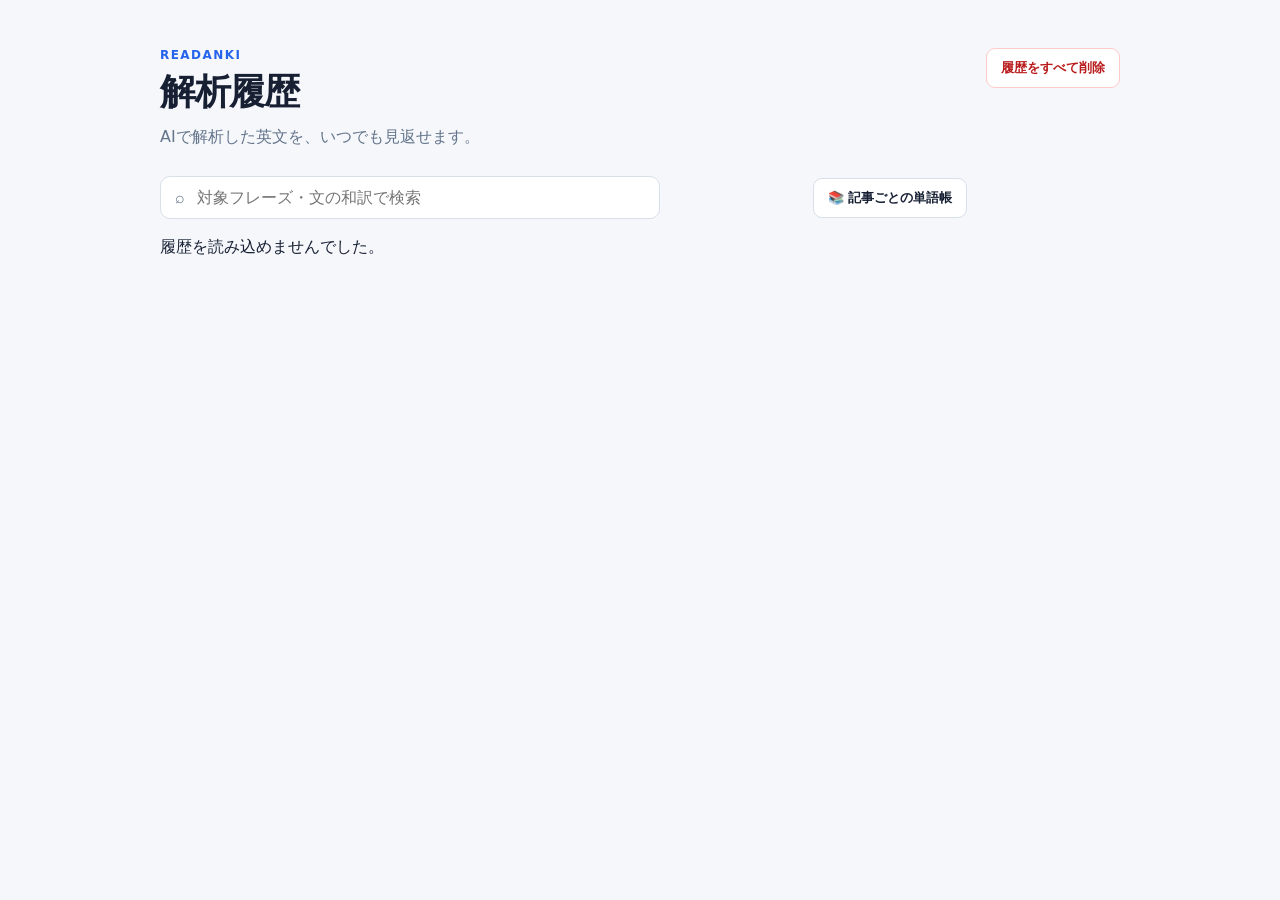
<file: extension/history.html>
<!DOCTYPE html>
<html lang="ja">
<head>
  <meta charset="utf-8">
  <meta name="viewport" content="width=device-width, initial-scale=1">
  <title>ReadAnki 解析履歴</title>
  <link rel="stylesheet" href="history.css">
</head>
<body>
  <main class="app-shell">
    <header class="page-header">
      <div>
        <p class="eyebrow">READANKI</p>
        <h1>解析履歴</h1>
        <p class="subtitle">AIで解析した英文を、いつでも見返せます。</p>
      </div>
      <button id="clear-history" class="button button-danger" type="button">履歴をすべて削除</button>
    </header>

    <section class="toolbar" aria-label="履歴の検索">
      <label class="search-box" for="search-input">
        <span aria-hidden="true">⌕</span>
        <input id="search-input" type="search" placeholder="対象フレーズ・文の和訳で検索" autocomplete="off">
      </label>
      <button id="open-quiz" class="button" type="button" style="display:none;">🧠 未知語テスト (<span id="quiz-count">0</span>)</button>
      <button id="generate-sentence-quiz" class="button" type="button" style="display:none;">📝 例文テスト生成 (15語)</button>
      <a id="open-wordbook" class="button" href="wordbook.html">📚 記事ごとの単語帳</a>
      <p id="history-count" class="history-count"></p>
    </section>

    <div id="quiz-overlay" class="quiz-overlay" style="display:none;">
      <div class="quiz-card">
        <div class="quiz-header">
          <span id="quiz-progress" class="quiz-progress"></span>
          <button id="quiz-close" class="quiz-close" type="button" aria-label="閉じる">&times;</button>
        </div>
        <div id="quiz-body" class="quiz-body"></div>
      </div>
    </div>

    <div id="history-list" class="history-list" aria-live="polite"></div>
    <template id="empty-template">
      <section class="empty-state">
        <div class="empty-icon">📘</div>
        <h2>まだ解析履歴はありません</h2>
        <p>Webページ上で英文を選択して「解説」を実行すると、ここに保存されます。</p>
      </section>
    </template>
  </main>
  <script src="history.js"></script>
</body>
</html>
</file>
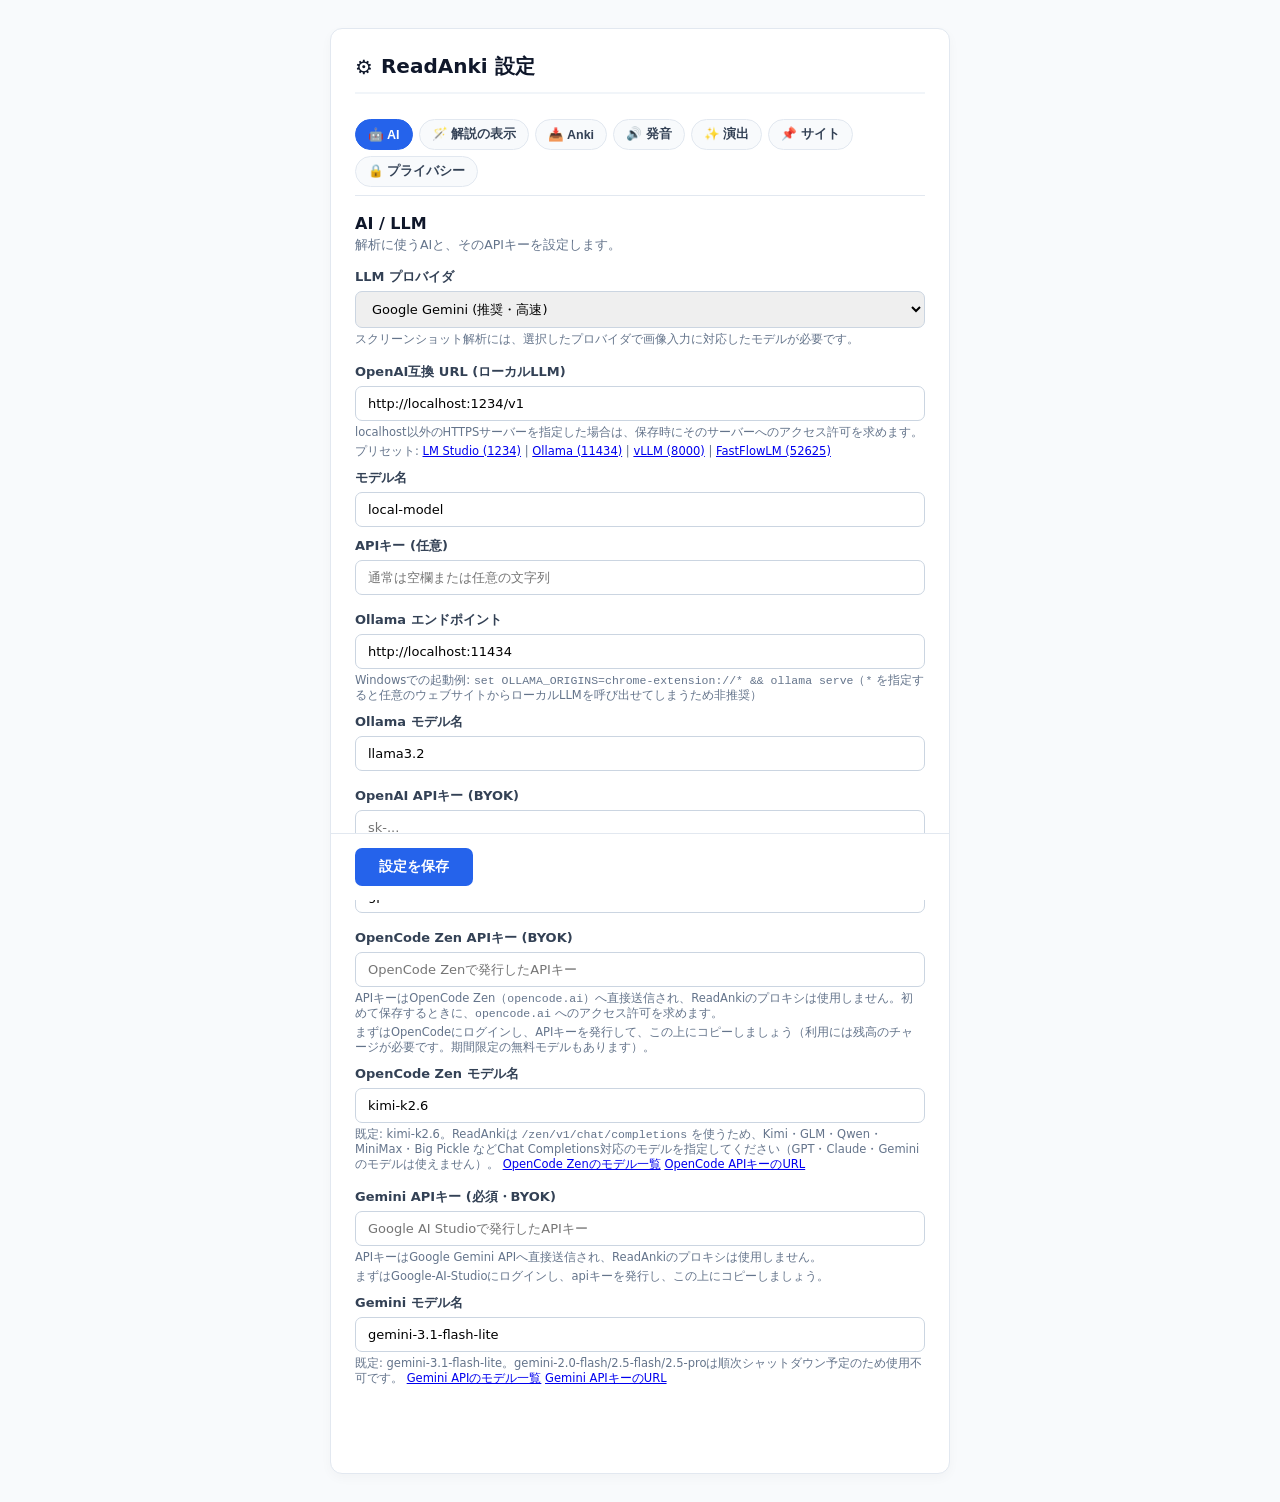
<file: extension/options.html>
<!DOCTYPE html>
<html>
<head>
  <meta charset="utf-8">
  <title>ReadAnki 設定</title>
  <style>
    body { max-width: 620px; margin: 28px auto; font-family: system-ui, -apple-system, BlinkMacSystemFont, sans-serif; padding: 0 20px; color: #1e293b; background: #f8fafc; }
    .card { background: #fff; border: 1px solid #e2e8f0; border-radius: 12px; padding: 24px; box-shadow: 0 4px 12px rgba(0,0,0,0.03); }
    h2 { margin-top: 0; border-bottom: 2px solid #f1f5f9; padding-bottom: 12px; color: #0f172a; font-size: 20px; display: flex; align-items: center; gap: 8px; }
    .form-group { margin-bottom: 16px; }
    label { display: block; font-weight: 600; font-size: 13px; margin-bottom: 5px; color: #334155; }
    input, select { width: 100%; padding: 9px 12px; border: 1px solid #cbd5e1; border-radius: 7px; box-sizing: border-box; font-size: 13px; font-family: inherit; }
    .fx-switch { display: flex; align-items: center; gap: 10px; font-weight: 700; cursor: pointer; }
    .fx-switch input[type="checkbox"] { flex: none; appearance: none; position: relative; width: 42px; height: 24px; margin: 0; border-radius: 999px; background: #cbd5e1; cursor: pointer; transition: background .2s; }
    .fx-switch input[type="checkbox"]::after { content: ''; position: absolute; top: 3px; left: 3px; width: 18px; height: 18px; border-radius: 50%; background: #fff; box-shadow: 0 1px 3px rgba(0,0,0,.25); transition: transform .2s; }
    .fx-switch input[type="checkbox"]:checked { background: #2563eb; }
    .fx-switch input[type="checkbox"]:checked::after { transform: translateX(18px); }
    #fx-options.is-off { opacity: .45; pointer-events: none; }
    input[type="checkbox"], input[type="radio"] { width: auto; padding: 0; margin: 0 6px 0 0; vertical-align: middle; }
    input:focus, select:focus { outline: none; border-color: #2563eb; box-shadow: 0 0 0 3px rgba(37,99,235,0.15); }
    .help { font-size: 11.5px; color: #64748b; margin-top: 4px; }
    .btn { padding: 10px 24px; background: #2563eb; color: #fff; border: none; border-radius: 7px; font-weight: 600; cursor: pointer; font-size: 14px; }
    .btn:hover { background: #1d4ed8; }
    .alert { padding: 12px 16px; background: #eff6ff; border: 1px solid #bfdbfe; border-radius: 8px; margin-bottom: 20px; font-size: 12.5px; color: #1e40af; line-height: 1.5; }
    .site-list { list-style: none; padding: 0; margin: 8px 0 0; }
    .site-list li { display: flex; justify-content: space-between; align-items: center; padding: 6px 10px; border: 1px solid #e2e8f0; border-radius: 7px; margin-bottom: 6px; font-size: 13px; }
    .site-list li.empty { color: #64748b; border-style: dashed; }
    .site-remove { background: none; border: 1px solid #cbd5e1; border-radius: 6px; padding: 3px 10px; cursor: pointer; font-size: 12px; color: #b91c1c; }
    .section-title { font-size: 13px; font-weight: 700; color: #0f172a; margin-top: 20px; margin-bottom: 10px; border-left: 3px solid #2563eb; padding-left: 8px; }
    .card { padding-bottom: 0; }
    .tabs { display: flex; flex-wrap: wrap; gap: 6px; margin: 0 0 18px; position: sticky; top: 0; z-index: 2; background: #fff; padding: 8px 0; border-bottom: 1px solid #e2e8f0; }
    .tabs button { border: 1px solid #e2e8f0; background: #f8fafc; color: #334155; border-radius: 999px; padding: 6px 12px; font-size: 12.5px; font-weight: 600; cursor: pointer; }
    .tabs button:hover { background: #eff6ff; }
    .tabs button[aria-selected="true"] { background: #2563eb; border-color: #2563eb; color: #fff; }
    .panel-title { margin: 0 0 4px; font-size: 16px; color: #0f172a; }
    .panel-desc { margin: 0 0 14px; font-size: 12.5px; color: #64748b; }
    .panel .section-title:first-of-type { margin-top: 8px; }
    .setting-row { display: flex; align-items: center; justify-content: space-between; gap: 12px; padding: 8px 0; border-bottom: 1px solid #f1f5f9; font-size: 13px; }
    .setting-row select { width: auto; min-width: 190px; }
    .check-list label { font-weight: 400; padding: 5px 0; }
    .save-bar { position: sticky; bottom: 0; display: flex; align-items: center; gap: 12px; margin: 20px -24px 0; padding: 14px 24px; background: #fff; border-top: 1px solid #e2e8f0; border-radius: 0 0 12px 12px; }
    #save-msg { font-size: 13px; font-weight: 600; color: #10b981; }
    @media (max-width: 520px) { .setting-row { flex-direction: column; align-items: stretch; } .setting-row select { width: 100%; } }
  </style>
</head>
<body>
  <div class="card">
    <h2><span>⚙️</span> ReadAnki 設定</h2>
    <nav class="tabs" role="tablist" aria-label="設定の種類">
      <button type="button" role="tab" data-tab="ai">🤖 AI</button>
      <button type="button" role="tab" data-tab="display">🪄 解説の表示</button>
      <button type="button" role="tab" data-tab="anki">📥 Anki</button>
      <button type="button" role="tab" data-tab="tts">🔊 発音</button>
      <button type="button" role="tab" data-tab="fx">✨ 演出</button>
      <button type="button" role="tab" data-tab="sites">📌 サイト</button>
      <button type="button" role="tab" data-tab="privacy">🔒 プライバシー</button>
    </nav>

    <section class="panel" data-panel="ai" id="panel-ai" hidden>
      <h3 class="panel-title">AI / LLM</h3>
      <p class="panel-desc">解析に使うAIと、そのAPIキーを設定します。</p>
      <div class="form-group">
        <label>LLM プロバイダ</label>
        <select id="provider">
          <option value="gemini">Google Gemini (推奨・高速)</option>
          <option value="local-openai">OpenAI互換 (ローカルLLM / LM Studio / vLLM / LocalAI)</option>
          <option value="ollama">Ollama (Native API / ローカル)</option>
          <option value="openai">OpenAI (GPT-4o-mini / クラウド)</option>
          <option value="opencode">OpenCode Zen (Kimi / GLM / Qwen など / クラウド)</option>
        </select>
        <div class="help">スクリーンショット解析には、選択したプロバイダで画像入力に対応したモデルが必要です。</div>
      </div>

      <div class="form-group" id="local-openai-section">
        <label>OpenAI互換 URL (ローカルLLM)</label>
        <input type="text" id="localOpenAiUrl" value="http://localhost:1234/v1">
        <div class="help">localhost以外のHTTPSサーバーを指定した場合は、保存時にそのサーバーへのアクセス許可を求めます。</div>
        <div class="help">
          プリセット:
          <a href="#" data-preset-url="http://localhost:1234/v1">LM Studio (1234)</a> |
          <a href="#" data-preset-url="http://localhost:11434/v1">Ollama (11434)</a> |
          <a href="#" data-preset-url="http://localhost:8000/v1">vLLM (8000)</a> |
          <a href="#" data-preset-url="http://127.0.0.1:52625/v1">FastFlowLM (52625)</a>
        </div>
        <label style="margin-top: 10px;">モデル名</label>
        <input type="text" id="localOpenAiModel" value="local-model">
        <label style="margin-top: 10px;">APIキー (任意)</label>
        <input type="password" id="localOpenAiApiKey" placeholder="通常は空欄または任意の文字列">
      </div>

      <div class="form-group" id="ollama-section">
        <label>Ollama エンドポイント</label>
        <input type="text" id="ollamaUrl" value="http://localhost:11434">
        <div class="help">Windowsでの起動例: <code>set OLLAMA_ORIGINS=chrome-extension://* && ollama serve</code>（<code>*</code> を指定すると任意のウェブサイトからローカルLLMを呼び出せてしまうため非推奨）</div>
        <label style="margin-top: 10px;">Ollama モデル名</label>
        <input type="text" id="ollamaModel" value="llama3.2">
      </div>

      <div class="form-group" id="openai-section">
        <label>OpenAI APIキー (BYOK)</label>
        <input type="password" id="openAiApiKey" placeholder="sk-...">
        <label style="margin-top: 10px;">OpenAI モデル名</label>
        <input type="text" id="openAiModel" value="gpt-4o-mini">
      </div>

      <div class="form-group" id="opencode-section">
        <label>OpenCode Zen APIキー (BYOK)</label>
        <input type="password" id="opencodeApiKey" placeholder="OpenCode Zenで発行したAPIキー">
        <div class="help">APIキーはOpenCode Zen（<code>opencode.ai</code>）へ直接送信され、ReadAnkiのプロキシは使用しません。初めて保存するときに、<code>opencode.ai</code> へのアクセス許可を求めます。</div>
        <div class="help">まずはOpenCodeにログインし、APIキーを発行して、この上にコピーしましょう（利用には残高のチャージが必要です。期間限定の無料モデルもあります）。</div>
        <label style="margin-top: 10px;">OpenCode Zen モデル名</label>
        <input type="text" id="opencodeModel" value="kimi-k2.6" list="opencode-models">
        <datalist id="opencode-models">
          <option value="kimi-k2.6"></option>
          <option value="glm-5.1"></option>
          <option value="qwen3.6-plus"></option>
          <option value="minimax-m2.7"></option>
          <option value="big-pickle"></option>
        </datalist>
        <div class="help">既定: kimi-k2.6。ReadAnkiは <code>/zen/v1/chat/completions</code> を使うため、Kimi・GLM・Qwen・MiniMax・Big Pickle などChat Completions対応のモデルを指定してください（GPT・Claude・Geminiのモデルは使えません）。 <a href="https://opencode.ai/docs/zen/" target="_blank" rel="noopener noreferrer">OpenCode Zenのモデル一覧</a> <a href="https://opencode.ai/auth" target="_blank" rel="noopener noreferrer">OpenCode APIキーのURL</a></div>
      </div>

      <div class="form-group" id="gemini-section">
        <label>Gemini APIキー (必須・BYOK)</label>
        <input type="password" id="geminiApiKey" placeholder="Google AI Studioで発行したAPIキー">
        <div class="help">APIキーはGoogle Gemini APIへ直接送信され、ReadAnkiのプロキシは使用しません。</div>
        <div class="help">まずはGoogle-AI-Studioにログインし、apiキーを発行し、この上にコピーしましょう。</div>
        <label style="margin-top: 10px;">Gemini モデル名</label>
        <input type="text" id="geminiModel" value="gemini-3.1-flash-lite">
        <div class="help">既定: gemini-3.1-flash-lite。gemini-2.0-flash/2.5-flash/2.5-proは順次シャットダウン予定のため使用不可です。 <a href="https://ai.google.dev/gemini-api/docs/models" target="_blank" rel="noopener noreferrer">Gemini APIのモデル一覧</a> <a href="https://aistudio.google.com/api-keys">Gemini APIキーのURL</a></div>
      </div>
    </section>

    <section class="panel" data-panel="display" id="panel-display" hidden>
      <h3 class="panel-title">解説の表示</h3>
      <p class="panel-desc">英文を解析したときの解説カードと、単語の意味の出し方を設定します。</p>
      <div class="section-title">解説カードに表示するもの</div>
      <div class="form-group">
        <div class="help" style="margin: 0 0 8px;">解析した直後の解説カードに出す項目です。「隠す」にすると、ボタンを押したときだけ表示されます（自分で考えてから確かめたいとき向け）。</div>
        <div class="setting-row">
          <span>文法の解説</span>
          <select id="display-grammar">
            <option value="show">表示する</option>
            <option value="collapse">隠す（押すと表示）</option>
            <option value="hide">表示しない</option>
          </select>
        </div>
        <div class="setting-row">
          <span>重要語彙</span>
          <select id="display-vocabulary">
            <option value="show">表示する</option>
            <option value="collapse">隠す（押すと表示）</option>
            <option value="hide">表示しない</option>
          </select>
        </div>
      </div>
      <div class="section-title">単語定義設定</div>
      <div class="form-group">
        <label>単語定義の取得方法</label>
        <select id="wordDefinitionMode">
          <option value="llm-japanese">① 日本語定義（LLM生成）</option>
          <option value="llm-paraphrase">② 英語言い換え（LLM生成）</option>
          <option value="external-link">③ 外部辞書サイトへのリンク</option>
        </select>
        <div class="help">語彙の定義をどの方法で表示するか選択します。</div>
      </div>
    </section>

    <section class="panel" data-panel="anki" id="panel-anki" hidden>
      <h3 class="panel-title">Anki</h3>
      <p class="panel-desc">Ankiへの送り先と、カードに入れる日本語を設定します。</p>
      <div class="alert">
        <strong>Anki設定のヒント:</strong><br>
        Ankiにアドオン <code>AnkiConnect (2055492159)</code> を入れ、Ankiを起動しておけば、AnkiConnectの設定は初期値のままで使えます。<code>webCorsOriginList</code> を <code>["*"]</code> にはしないでください（どのWebサイトからでもAnkiを操作できてしまいます）。<br>
        Ankiを英語で使っている場合は、下のノートタイプ名を <code>Cloze</code>／<code>Basic</code>／<code>Basic (type in the answer)</code> に変えてください。
      </div>

      <div class="section-title">カードに入れる日本語</div>
      <div class="form-group">
        <div class="help" style="margin: 0 0 8px;">Ankiカードに入れる日本語を選びます。外した項目はどのカード形式にも入りません（英日カードの「和訳」と日英カードの表面の日本語は、問題・答えなので常に入ります）。</div>
        <div class="check-list">
        <label style="font-weight: 400;"><input type="checkbox" id="cardJa-clozeHint"> 語彙Clozeの和訳ヒント（表面）</label>
        <div style="margin: 0 0 4px 24px;">
          <label style="font-weight: 400;"><input type="radio" name="clozeHintMode" value="part"> 選択のみ日本語（穴の部分の訳）</label>
          <label style="font-weight: 400;"><input type="radio" name="clozeHintMode" value="sentence"> 全文日本語（文全体の訳）</label>
        </div>
        <label style="font-weight: 400;"><input type="checkbox" id="cardJa-grammar"> 文法の解説（「文法ポイント」「文法」）</label>
        <label style="font-weight: 400;"><input type="checkbox" id="cardJa-translation"> 文全体の和訳（語彙Cloze・Grammarの裏面の「訳」）</label>
        <label style="font-weight: 400;"><input type="checkbox" id="cardJa-meaning"> 選択部分の意味（語彙Clozeの裏面の「意味」）</label>
        <label style="font-weight: 400;"><input type="checkbox" id="cardJa-vocabulary"> 重要語彙の意味</label>
        <label style="font-weight: 400;"><input type="checkbox" id="cardJa-structure"> 構文の区切り（S/V/O…）</label>
        </div>
        <div class="help">変更は、保存後に開いた解説カードから反映されます。</div>
      </div>

      <div class="section-title">AnkiConnect 連携設定</div>
      <div class="form-group">
        <label>AnkiConnect URL</label>
        <input type="text" id="ankiUrl" value="http://127.0.0.1:8765">

        <label style="margin-top: 14px; font-weight: 400;"><input type="checkbox" id="articleDecks"> 記事ごとにデッキを分ける</label>
        <div class="help">オンにすると、記事ごとに「AnkiRead::2026-10-14 記事の題名::Vocab-Cloze」のようなデッキを作ります（日付はその記事で最初にカードを作った日）。下のデッキ名の最後の「::」の前に、記事のデッキが入ります。</div>

        <label style="margin-top: 14px;">Vocabulary Cloze（語彙穴埋め）デッキ名</label>
        <input type="text" id="vocabClozeDeckName" value="AnkiRead::Vocab-Cloze">
        <label style="margin-top: 10px;">Vocabulary Cloze ノートタイプ名</label>
        <input type="text" id="vocabClozeModelName" value="穴埋め問題">
        <div class="help">語彙学習用の穴埋めカード。</div>

        <label style="margin-top: 14px;">Grammar（文法）デッキ名</label>
        <input type="text" id="grammarDeckName" value="AnkiRead::Grammar">
        <label style="margin-top: 10px;">Grammar ノートタイプ名</label>
        <input type="text" id="grammarModelName" value="基本">
        <div class="help">文法ポイントの解説カード。</div>

        <label style="margin-top: 14px;">English-Japanese（英日）デッキ名</label>
        <input type="text" id="enJaDeckName" value="AnkiRead::EN-JP">
        <label style="margin-top: 10px;">English-Japanese ノートタイプ名</label>
        <input type="text" id="enJaModelName" value="基本">
        <div class="help">英訳→和訳の産出練習。</div>

        <label style="margin-top: 14px;">Japanese-English（日英）デッキ名</label>
        <input type="text" id="jaEnDeckName" value="AnkiRead::JP-EN">
        <label style="margin-top: 10px;">Japanese-English ノートタイプ名</label>
        <input type="text" id="jaEnModelName" value="基本 (文字入力解答)">
        <div class="help">和訳→英訳の産出練習。入力型（例: 基本 (文字入力解答)）では、裏面に英文だけを入れて照合します（解説は付きません）。</div>
        <button class="btn" id="create-ja-en-model" type="button" style="margin-top: 8px; padding: 8px 14px; font-size: 12.5px; background: #fff; color: #1d4ed8; border: 1px solid #bfdbfe;">解説付きの専用ノートタイプを作成して使う</button>
        <div class="help">Ankiに「AnkiRead JP-EN（入力＋解説）」（日本語／英文／解説）を作り、日英カードの送り先にします。英文を入力して照合したあと、裏面に解説が表示されます。Ankiを起動しておいてください。</div>
        <span id="create-model-msg" class="help" role="status"></span>
      </div>
    </section>

    <section class="panel" data-panel="tts" id="panel-tts" hidden>
      <h3 class="panel-title">発音（読み上げ）</h3>
      <p class="panel-desc">🔊ボタンで読み上げる声・アクセント・速さを設定します。</p>
      <div class="form-group">
        <label>読み上げ方式</label>
        <select id="ttsEngine">
          <option value="browser">ブラウザの音声（無料・外部送信なし・既定）</option>
          <option value="openai">OpenAI の音声（高音質・少額の課金あり）</option>
          <option value="gemini">Gemini の音声（高音質・無料枠あり）</option>
          <option value="local">ローカルTTS（OpenAI互換・例: Kokoro）</option>
        </select>
        <div class="help" id="tts-external-note" hidden>読み上げボタンを押したときだけ、読み上げる英文を選んだサービスへ直接送信します（同じ英文は、しばらくの間は再送信しません）。APIキーは「🤖 AI」タブの欄のものを使います（OpenAI / Gemini を選ぶと、そのタブにキーの欄が表示されます）。失敗したときはブラウザの音声で読み上げます。</div>

        <label style="margin-top: 10px;">アクセント</label>
        <select id="ttsAccent">
          <option value="us">アメリカ英語</option>
          <option value="gb">イギリス英語</option>
          <option value="au">オーストラリア英語</option>
          <option value="in">インド英語</option>
        </select>

        <div id="tts-browser-section">
          <label style="margin-top: 10px;">声</label>
          <select id="ttsVoice"></select>
          <div class="help">★ は自然に聞こえやすい声（Edge の「Natural」、Chrome の「Google」など）です。声の種類はブラウザとOSによって異なります。</div>
          <label style="margin-top: 10px;">速さ: <span id="ttsRateLabel">0.95</span></label>
          <input type="range" id="ttsRate" min="0.6" max="1.3" step="0.05" value="0.95" style="padding: 0;">
          <div class="help">解説カードの「🐢 ゆっくり」は、この速さの0.75倍で読み上げます。</div>
        </div>

        <div id="tts-openai-section" hidden>
          <label style="margin-top: 10px;">OpenAI の声</label>
          <select id="openAiTtsVoice">
            <option value="coral">coral（女性・明るい）</option>
            <option value="sage">sage（女性・落ち着き）</option>
            <option value="nova">nova（女性）</option>
            <option value="shimmer">shimmer（女性）</option>
            <option value="marin">marin</option>
            <option value="cedar">cedar</option>
            <option value="alloy">alloy（中性的）</option>
            <option value="ash">ash（男性）</option>
            <option value="ballad">ballad（男性）</option>
            <option value="echo">echo（男性）</option>
            <option value="onyx">onyx（男性・低め）</option>
            <option value="fable">fable</option>
            <option value="verse">verse</option>
          </select>
          <label style="margin-top: 10px;">OpenAI 読み上げモデル</label>
          <input type="text" id="openAiTtsModel" value="gpt-4o-mini-tts">
        </div>

        <div id="tts-gemini-section" hidden>
          <label style="margin-top: 10px;">Gemini の声</label>
          <select id="geminiTtsVoice">
            <option value="Kore">Kore（女性・しっかり）</option>
            <option value="Aoede">Aoede（女性・軽やか）</option>
            <option value="Leda">Leda（女性・若々しい）</option>
            <option value="Zephyr">Zephyr（女性・明るい）</option>
            <option value="Puck">Puck（男性・元気）</option>
            <option value="Charon">Charon（男性・落ち着き）</option>
            <option value="Fenrir">Fenrir（男性・力強い）</option>
            <option value="Orus">Orus（男性・しっかり）</option>
          </select>
          <label style="margin-top: 10px;">Gemini 読み上げモデル</label>
          <input type="text" id="geminiTtsModel" value="gemini-3.8-flash-tts">
          <div class="help"><a href="https://ai.google.dev/gemini-api/docs/generate-content/speech-generation" target="_blank" rel="noopener noreferrer">Gemini の読み上げモデルと声の一覧</a></div>
        </div>

        <div id="tts-local-section" hidden>
          <label style="margin-top: 10px;">ローカルTTS URL</label>
          <input type="text" id="localTtsUrl" value="http://localhost:8880/v1">
          <div class="help">OpenAI互換の <code>/v1/audio/speech</code> を持つサーバー（例: Kokoro-FastAPI は 8880 番）。localhost / 127.0.0.1 のみ指定できます。</div>
          <label style="margin-top: 10px;">モデル名</label>
          <input type="text" id="localTtsModel" value="kokoro">
          <label style="margin-top: 10px;">声</label>
          <input type="text" id="localTtsVoice" value="af_heart">
        </div>

        <div style="display: flex; align-items: center; gap: 10px; margin-top: 12px;">
          <button class="btn" id="tts-preview" type="button" style="padding: 8px 14px; font-size: 12.5px; background: #fff; color: #1d4ed8; border: 1px solid #bfdbfe;">▶ 試聴</button>
          <span id="tts-msg" class="help" role="status"></span>
        </div>
        <div class="help">試聴は、この画面で選んでいる設定（未保存でも可）で読み上げます。APIキーは保存済みのものを使います。</div>
      </div>
    </section>

    <section class="panel" data-panel="fx" id="panel-fx" hidden>
      <h3 class="panel-title">演出</h3>
      <p class="panel-desc">単語テスト・作文テストのご褒美演出（紙吹雪・コンボ・ハンコ・レベルアップ・結果画面）を設定します。</p>
      <div class="form-group">
        <label class="fx-switch"><input type="checkbox" id="fx-enabled" role="switch"> <span>演出をオンにする</span></label>
        <div class="help">オフにすると、テストは今までどおり静かに進みます（経験値・レベルなどの記録は続けます）。</div>
        <div id="fx-options">
          <div class="setting-row" style="margin-top: 12px;">
            <span>強さ</span>
            <select id="fx-strength">
              <option value="full">全開（紙吹雪・揺れあり）</option>
              <option value="subtle">控えめ（数字とバーだけ動く）</option>
            </select>
          </div>
          <label style="font-weight: 400; margin-top: 8px;"><input type="checkbox" id="display-fxSound"> 効果音を鳴らす</label>
        </div>
        <div class="help">動きはばね・重力・空気抵抗の物理計算で描きます。OSで「視差効果を減らす（動きを減らす）」を設定している場合は、動きを止めて表示だけにします。経験値・レベル・連続日数・最高記録は端末内にだけ保存します。</div>
      </div>
    </section>

    <section class="panel" data-panel="sites" id="panel-sites" hidden>
      <h3 class="panel-title">常に有効にするサイト</h3>
      <p class="panel-desc">よく読むサイトを登録すると、毎回の有効化が不要になります。</p>
      <div class="form-group">
        <div class="help" style="margin: 0 0 8px;">登録したサイトでは、毎回「このページで有効化」を押さなくても英文選択時に⋯が表示されます。登録時に、そのサイトだけへのアクセス許可を求めます。それ以外のサイトへはアクセスしません。</div>
        <div style="display: flex; gap: 8px;">
          <input type="text" id="site-input" placeholder="例: www.bbc.com または https://www.bbc.com/news">
          <button class="btn" id="add-site-btn" type="button" style="white-space: nowrap; padding: 9px 16px;">追加</button>
        </div>
        <div id="site-msg" class="help" role="status"></div>
        <ul id="site-list" class="site-list"></ul>
      </div>
    </section>

    <section class="panel" data-panel="privacy" id="panel-privacy" hidden>
      <h3 class="panel-title">プライバシーと診断</h3>
      <p class="panel-desc">送信するデータへの同意と、APIキーの保存方法を設定します。</p>
      <div class="form-group">
        <div class="alert">
          <strong>ReadAnkiが扱うデータ</strong><br>
          ・解析を実行したとき、選択した英文（最大500文字）とそれを含む1文、または貼り付けた画像を、「🤖 AI」タブで選んだLLMプロバイダへ直接送信します。開発者のサーバーは経由しません。<br>
          ・送信後の取り扱いには各プロバイダの規約が適用されます（無料枠では製品改善に利用される場合があります）。機密情報・個人情報は解析しないでください。<br>
          ・画像は保存しません。解析結果は、解析画面で「履歴に保存」を押したときだけこの端末に保存されます（最大500件、履歴画面から削除可）。<br>
          ・ページへのアクセスは、有効化したタブと、「常に有効にするサイト」に登録したサイトに限られます。「＋単語」で集めた語と記事のURL・タイトルは端末内にだけ保存し、「AIで意味を付ける」を押したときだけ、語とその1文をLLMプロバイダへ送信します。<br>        ・発音は既定ではブラウザの音声を使います。「発音（読み上げ）」で外部の読み上げを選んだ場合だけ、🔊を押したときに読み上げる英文をそのサービスへ送信します。<br>

          同意するまで、LLMプロバイダへの送信は行いません。 <a href="privacy.html" target="_blank">プライバシーポリシーを読む</a>
        </div>
        <label><input id="privacyConsent" type="checkbox"> 上記のデータ処理に同意します</label>
        <label style="margin-top: 12px;"><input id="persistApiKeys" type="checkbox"> APIキーをこのブラウザに保存する</label>
        <div class="help">オフの場合、APIキーはブラウザを終了するまでの一時保存です。拡張機能ストレージは暗号化されません。</div>
        <button class="btn" id="copy-diagnostic" type="button" style="margin-top: 12px;">匿名化済み診断情報をコピー</button>
        <span id="diagnostic-msg" class="help"></span>
      </div>
    </section>

    <div class="save-bar">
      <button class="btn" id="save-btn">設定を保存</button>
      <span id="save-msg" role="status"></span>
    </div>
  </div>

  <script src="tts.js"></script>
  <script src="anki-model.js"></script>
  <script src="options.js"></script>
</body>
</html>
</file>
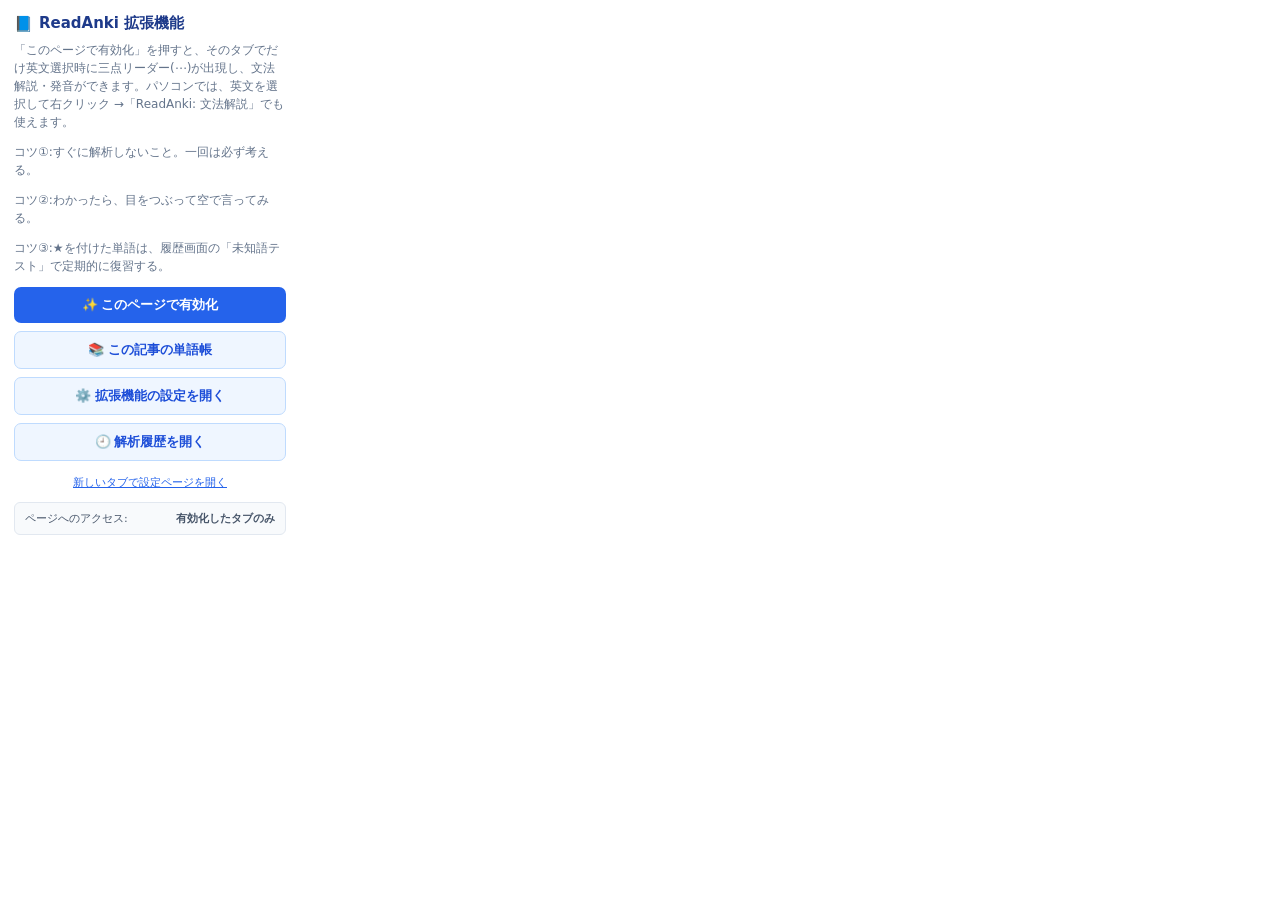
<file: extension/popup.html>
<!DOCTYPE html>
<html>
<head>
  <meta charset="utf-8">
  <title>ReadAnki</title>
  <style>
    body { width: min(300px, 100vw); box-sizing: border-box; font-family: system-ui, -apple-system, BlinkMacSystemFont, sans-serif; padding: 14px; margin: 0; color: #1e293b; background: #ffffff; }
    h3 { margin: 0 0 8px 0; font-size: 15px; color: #1e3a8a; display: flex; align-items: center; gap: 6px; font-weight: 700; }
    p { font-size: 12px; color: #64748b; margin: 0 0 12px 0; line-height: 1.5; }
    .btn { width: 100%; padding: 9px; background: #2563eb; color: #fff; border: none; border-radius: 7px; font-weight: 600; cursor: pointer; font-size: 13px; display: flex; align-items: center; justify-content: center; gap: 6px; }
    .btn:hover { background: #1d4ed8; }
    .btn-secondary { margin-top: 8px; color: #1d4ed8; background: #eff6ff; border: 1px solid #bfdbfe; }
    .btn-secondary:hover { background: #dbeafe; }
    .link-row { margin-top: 10px; text-align: center; }
    .link-row a { font-size: 11px; color: #2563eb; text-decoration: underline; cursor: pointer; }
    .status-msg { font-size: 11px; color: #475569; margin-top: 6px; min-height: 0; }
    .status-msg:empty { display: none; }
    .status { margin-top: 12px; font-size: 11px; padding: 8px 10px; background: #f8fafc; border: 1px solid #e2e8f0; border-radius: 6px; color: #475569; display: flex; justify-content: space-between; align-items: center; }
  </style>
</head>
<body>
  <h3><span>📘</span> ReadAnki 拡張機能</h3>
  <p>「このページで有効化」を押すと、そのタブでだけ英文選択時に三点リーダー(⋯)が出現し、文法解説・発音ができます。パソコンでは、英文を選択して右クリック →「ReadAnki: 文法解説」でも使えます。</p>
  <p>コツ①:すぐに解析しないこと。一回は必ず考える。</p>
  <p>コツ②:わかったら、目をつぶって空で言ってみる。</p>
  <p>コツ③:★を付けた単語は、履歴画面の「未知語テスト」で定期的に復習する。</p>
  <button class="btn" id="activate-tab">✨ このページで有効化</button>
  <div id="activate-msg" class="status-msg" role="status"></div>
  <button class="btn btn-secondary" id="open-wordbook">📚 この記事の単語帳</button>
  <button class="btn btn-secondary" id="open-settings">⚙️ 拡張機能の設定を開く</button>
  <button class="btn btn-secondary" id="open-history">🕘 解析履歴を開く</button>
  <div class="link-row">
    <a id="open-settings-tab" href="options.html" target="_blank">新しいタブで設定ページを開く</a>
  </div>
  <div class="status">
    <span>ページへのアクセス:</span>
    <span style="font-weight: 600;">有効化したタブのみ</span>
  </div>
  <script src="popup.js"></script>
</body>
</html>
</file>
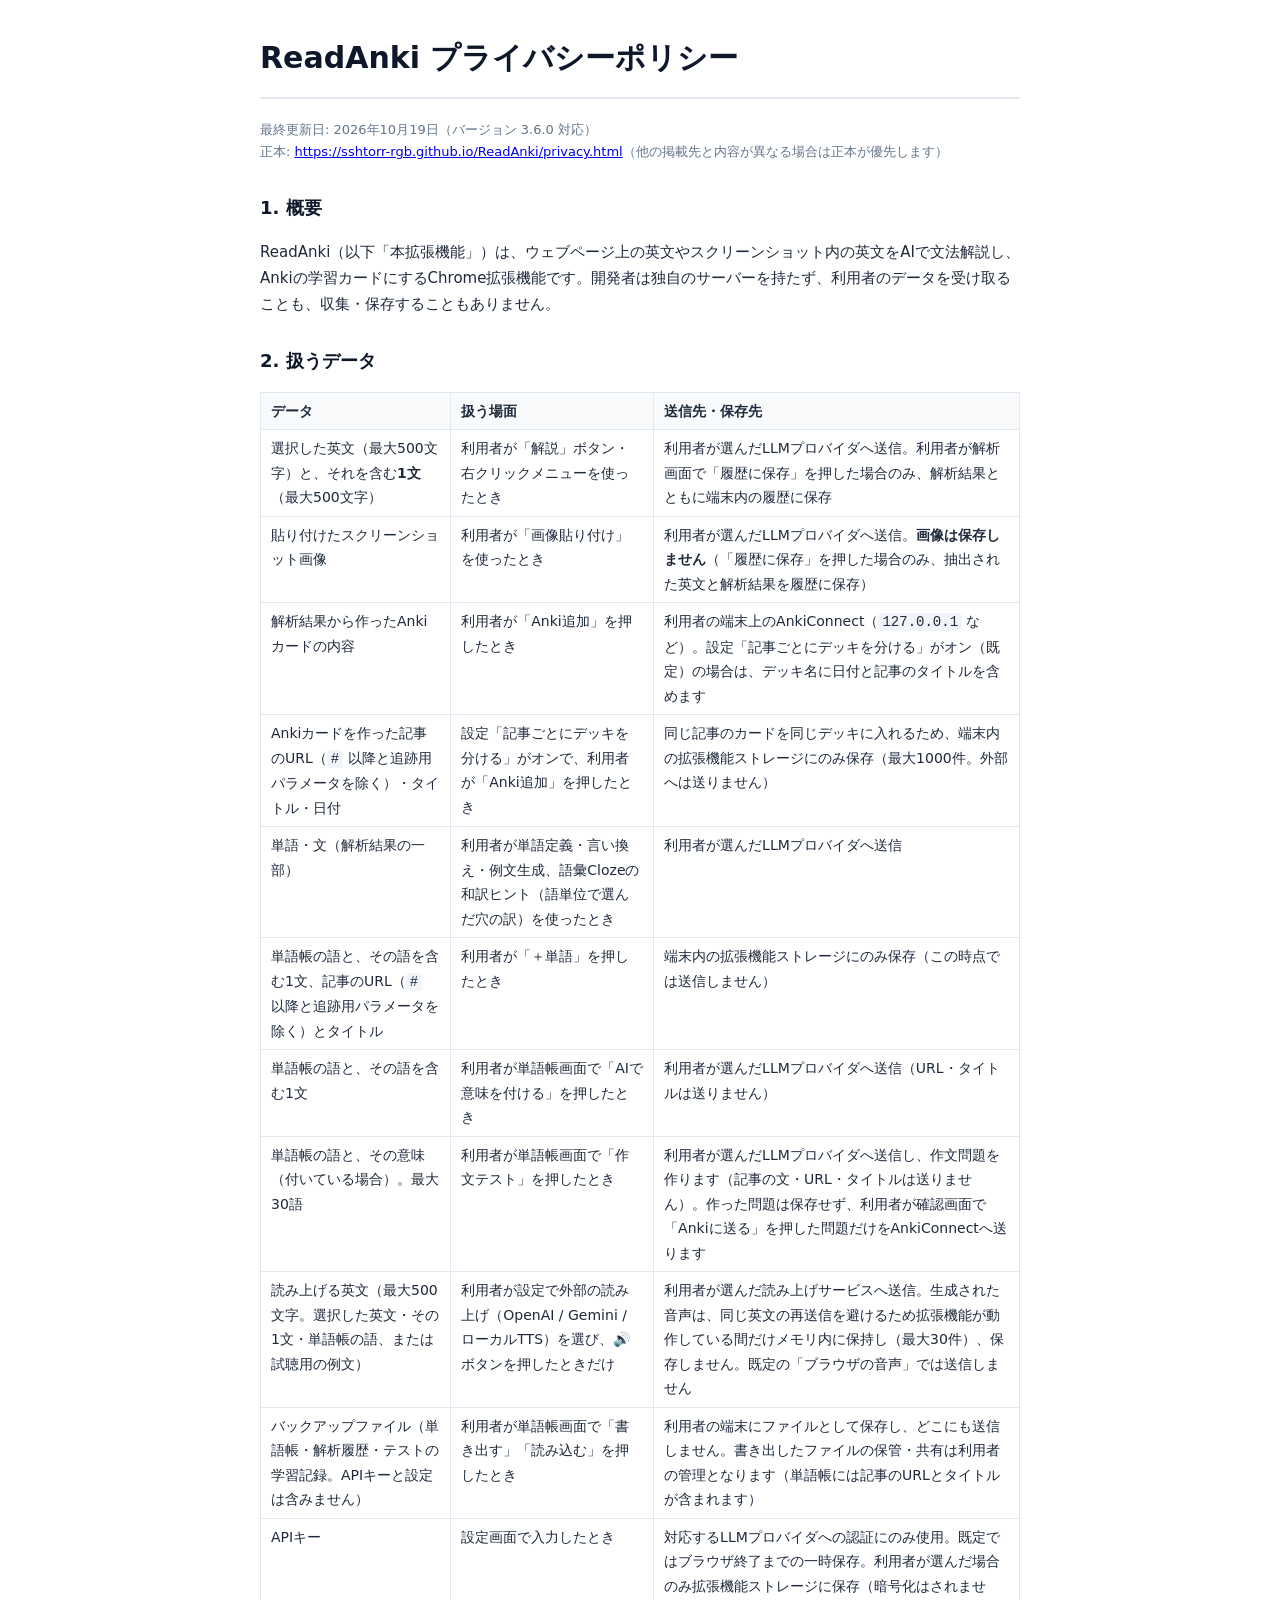
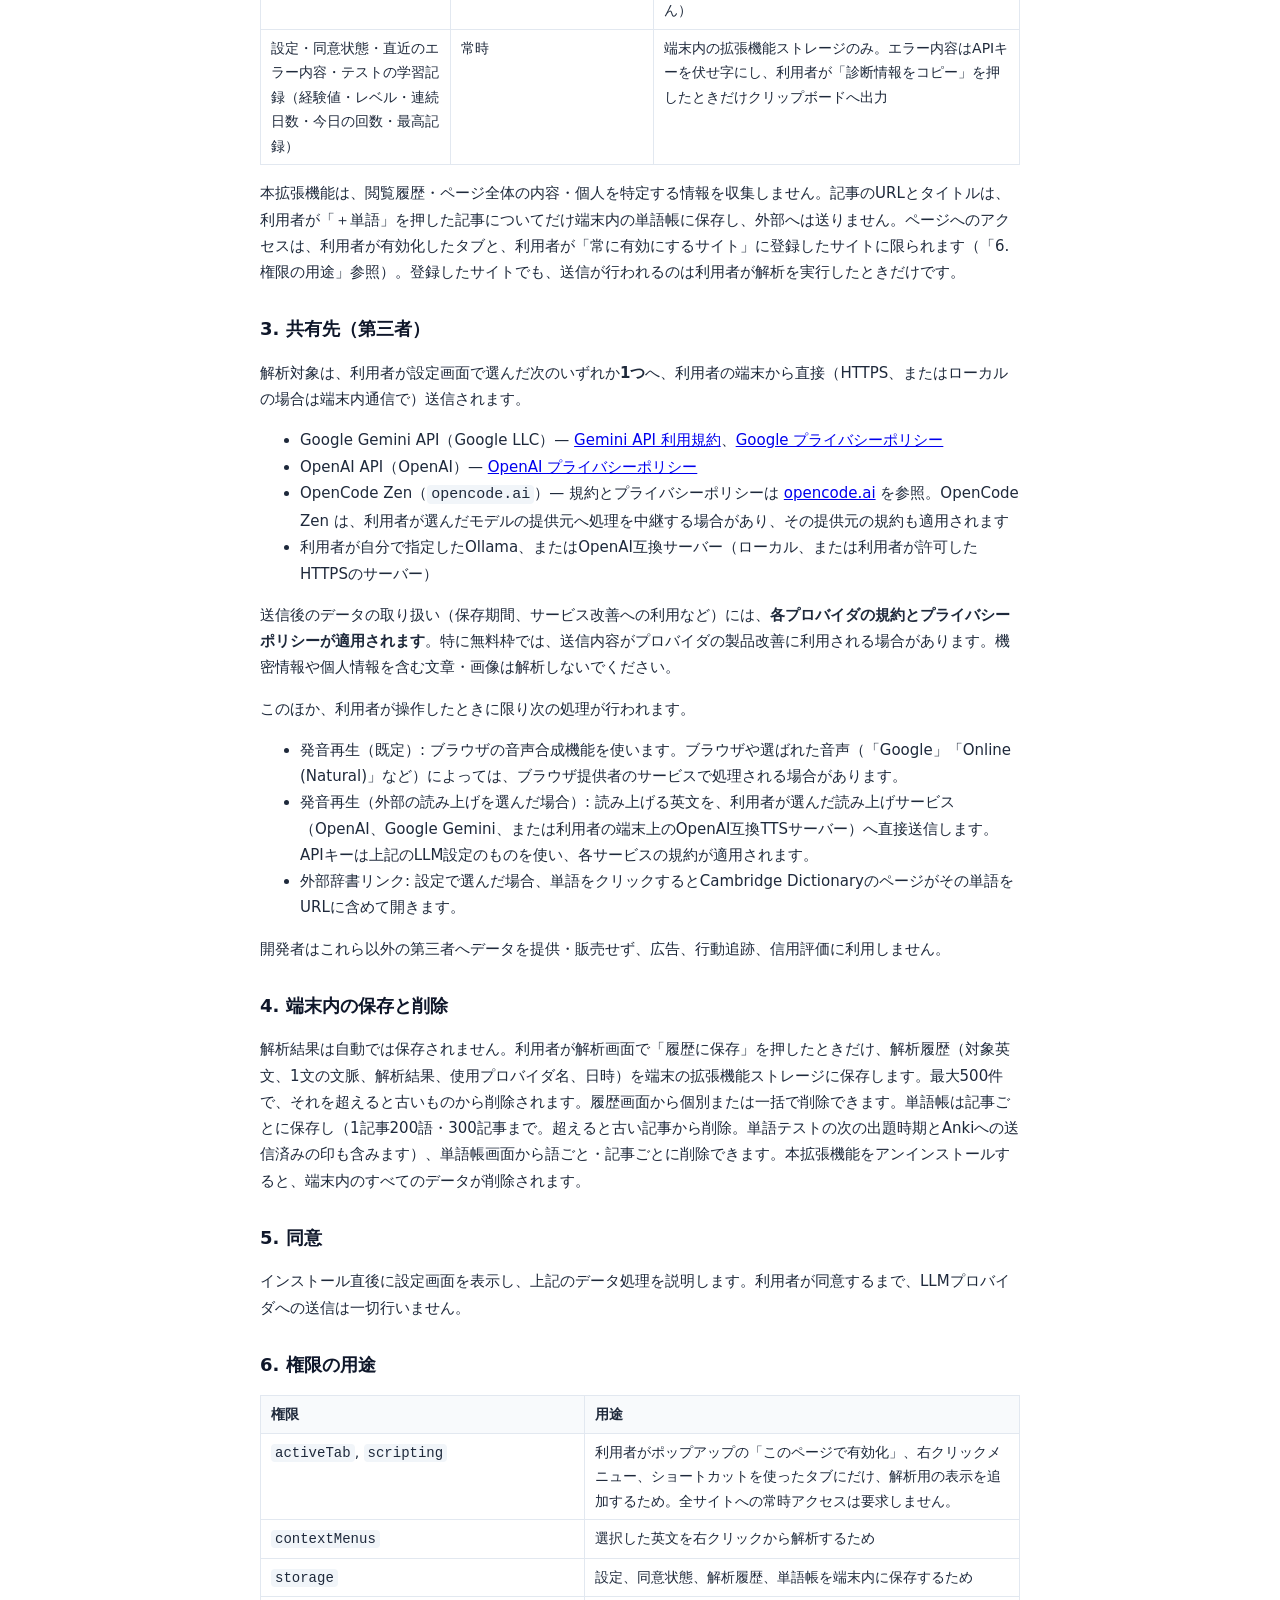
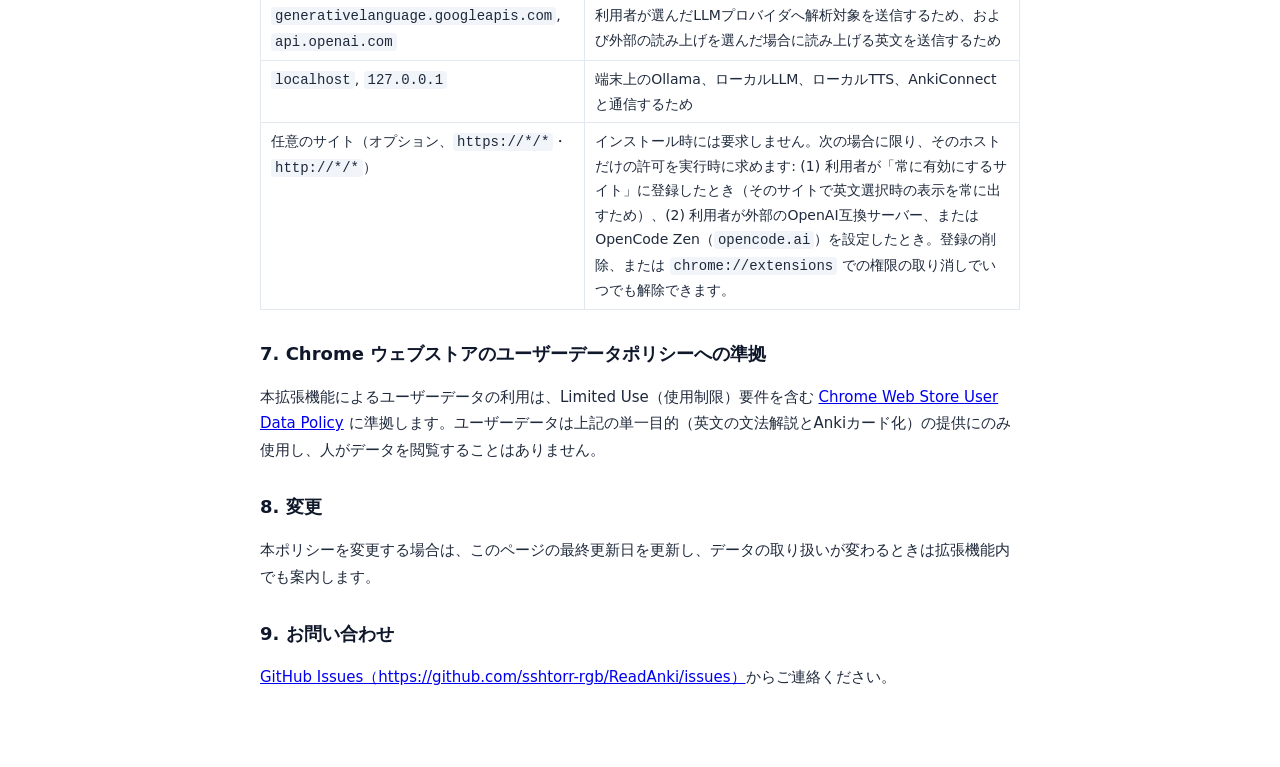
<file: extension/privacy.html>
<!DOCTYPE html>
<html lang="ja">
<head>
  <meta charset="utf-8">
  <meta name="viewport" content="width=device-width, initial-scale=1">
  <title>ReadAnki プライバシーポリシー</title>
  <style>
    body { max-width: 760px; margin: 32px auto; padding: 0 20px 40px; color: #1e293b; font: 15px/1.75 system-ui, -apple-system, BlinkMacSystemFont, "Hiragino Sans", sans-serif; }
    h1, h2 { color: #0f172a; } h1 { border-bottom: 2px solid #e2e8f0; padding-bottom: 12px; } h2 { margin-top: 28px; font-size: 18px; }
    code { background: #f1f5f9; padding: 1px 4px; border-radius: 4px; } .updated { color: #64748b; font-size: 13px; }
    table { border-collapse: collapse; width: 100%; font-size: 14px; } th, td { border: 1px solid #e2e8f0; padding: 6px 10px; text-align: left; vertical-align: top; } th { background: #f8fafc; }
  </style>
</head>
<body>
  <h1>ReadAnki プライバシーポリシー</h1>
  <p class="updated">最終更新日: 2026年10月19日（バージョン 3.6.0 対応）<br>
  正本: <a href="https://sshtorr-rgb.github.io/ReadAnki/privacy.html">https://sshtorr-rgb.github.io/ReadAnki/privacy.html</a>（他の掲載先と内容が異なる場合は正本が優先します）</p>

  <h2>1. 概要</h2>
  <p>ReadAnki（以下「本拡張機能」）は、ウェブページ上の英文やスクリーンショット内の英文をAIで文法解説し、Ankiの学習カードにするChrome拡張機能です。開発者は独自のサーバーを持たず、利用者のデータを受け取ることも、収集・保存することもありません。</p>

  <h2>2. 扱うデータ</h2>
  <table>
    <tr><th>データ</th><th>扱う場面</th><th>送信先・保存先</th></tr>
    <tr><td>選択した英文（最大500文字）と、それを含む<strong>1文</strong>（最大500文字）</td><td>利用者が「解説」ボタン・右クリックメニューを使ったとき</td><td>利用者が選んだLLMプロバイダへ送信。利用者が解析画面で「履歴に保存」を押した場合のみ、解析結果とともに端末内の履歴に保存</td></tr>
    <tr><td>貼り付けたスクリーンショット画像</td><td>利用者が「画像貼り付け」を使ったとき</td><td>利用者が選んだLLMプロバイダへ送信。<strong>画像は保存しません</strong>（「履歴に保存」を押した場合のみ、抽出された英文と解析結果を履歴に保存）</td></tr>
    <tr><td>解析結果から作ったAnkiカードの内容</td><td>利用者が「Anki追加」を押したとき</td><td>利用者の端末上のAnkiConnect（<code>127.0.0.1</code> など）。設定「記事ごとにデッキを分ける」がオン（既定）の場合は、デッキ名に日付と記事のタイトルを含めます</td></tr>
    <tr><td>Ankiカードを作った記事のURL（<code>#</code> 以降と追跡用パラメータを除く）・タイトル・日付</td><td>設定「記事ごとにデッキを分ける」がオンで、利用者が「Anki追加」を押したとき</td><td>同じ記事のカードを同じデッキに入れるため、端末内の拡張機能ストレージにのみ保存（最大1000件。外部へは送りません）</td></tr>
    <tr><td>単語・文（解析結果の一部）</td><td>利用者が単語定義・言い換え・例文生成、語彙Clozeの和訳ヒント（語単位で選んだ穴の訳）を使ったとき</td><td>利用者が選んだLLMプロバイダへ送信</td></tr>
    <tr><td>単語帳の語と、その語を含む1文、記事のURL（<code>#</code> 以降と追跡用パラメータを除く）とタイトル</td><td>利用者が「＋単語」を押したとき</td><td>端末内の拡張機能ストレージにのみ保存（この時点では送信しません）</td></tr>
    <tr><td>単語帳の語と、その語を含む1文</td><td>利用者が単語帳画面で「AIで意味を付ける」を押したとき</td><td>利用者が選んだLLMプロバイダへ送信（URL・タイトルは送りません）</td></tr>
    <tr><td>単語帳の語と、その意味（付いている場合）。最大30語</td><td>利用者が単語帳画面で「作文テスト」を押したとき</td><td>利用者が選んだLLMプロバイダへ送信し、作文問題を作ります（記事の文・URL・タイトルは送りません）。作った問題は保存せず、利用者が確認画面で「Ankiに送る」を押した問題だけをAnkiConnectへ送ります</td></tr>
    <tr><td>読み上げる英文（最大500文字。選択した英文・その1文・単語帳の語、または試聴用の例文）</td><td>利用者が設定で外部の読み上げ（OpenAI / Gemini / ローカルTTS）を選び、🔊ボタンを押したときだけ</td><td>利用者が選んだ読み上げサービスへ送信。生成された音声は、同じ英文の再送信を避けるため拡張機能が動作している間だけメモリ内に保持し（最大30件）、保存しません。既定の「ブラウザの音声」では送信しません</td></tr>
    <tr><td>バックアップファイル（単語帳・解析履歴・テストの学習記録。APIキーと設定は含みません）</td><td>利用者が単語帳画面で「書き出す」「読み込む」を押したとき</td><td>利用者の端末にファイルとして保存し、どこにも送信しません。書き出したファイルの保管・共有は利用者の管理となります（単語帳には記事のURLとタイトルが含まれます）</td></tr>
    <tr><td>APIキー</td><td>設定画面で入力したとき</td><td>対応するLLMプロバイダへの認証にのみ使用。既定ではブラウザ終了までの一時保存。利用者が選んだ場合のみ拡張機能ストレージに保存（暗号化はされません）</td></tr>
    <tr><td>設定・同意状態・直近のエラー内容・テストの学習記録（経験値・レベル・連続日数・今日の回数・最高記録）</td><td>常時</td><td>端末内の拡張機能ストレージのみ。エラー内容はAPIキーを伏せ字にし、利用者が「診断情報をコピー」を押したときだけクリップボードへ出力</td></tr>
  </table>
  <p>本拡張機能は、閲覧履歴・ページ全体の内容・個人を特定する情報を収集しません。記事のURLとタイトルは、利用者が「＋単語」を押した記事についてだけ端末内の単語帳に保存し、外部へは送りません。ページへのアクセスは、利用者が有効化したタブと、利用者が「常に有効にするサイト」に登録したサイトに限られます（「6. 権限の用途」参照）。登録したサイトでも、送信が行われるのは利用者が解析を実行したときだけです。</p>

  <h2>3. 共有先（第三者）</h2>
  <p>解析対象は、利用者が設定画面で選んだ次のいずれか<strong>1つ</strong>へ、利用者の端末から直接（HTTPS、またはローカルの場合は端末内通信で）送信されます。</p>
  <ul>
    <li>Google Gemini API（Google LLC）— <a href="https://ai.google.dev/gemini-api/terms">Gemini API 利用規約</a>、<a href="https://policies.google.com/privacy">Google プライバシーポリシー</a></li>
    <li>OpenAI API（OpenAI）— <a href="https://openai.com/policies/privacy-policy/">OpenAI プライバシーポリシー</a></li>
    <li>OpenCode Zen（<code>opencode.ai</code>）— 規約とプライバシーポリシーは <a href="https://opencode.ai/">opencode.ai</a> を参照。OpenCode Zen は、利用者が選んだモデルの提供元へ処理を中継する場合があり、その提供元の規約も適用されます</li>
    <li>利用者が自分で指定したOllama、またはOpenAI互換サーバー（ローカル、または利用者が許可したHTTPSのサーバー）</li>
  </ul>
  <p>送信後のデータの取り扱い（保存期間、サービス改善への利用など）には、<strong>各プロバイダの規約とプライバシーポリシーが適用されます</strong>。特に無料枠では、送信内容がプロバイダの製品改善に利用される場合があります。機密情報や個人情報を含む文章・画像は解析しないでください。</p>
  <p>このほか、利用者が操作したときに限り次の処理が行われます。</p>
  <ul>
    <li>発音再生（既定）: ブラウザの音声合成機能を使います。ブラウザや選ばれた音声（「Google」「Online (Natural)」など）によっては、ブラウザ提供者のサービスで処理される場合があります。</li>
    <li>発音再生（外部の読み上げを選んだ場合）: 読み上げる英文を、利用者が選んだ読み上げサービス（OpenAI、Google Gemini、または利用者の端末上のOpenAI互換TTSサーバー）へ直接送信します。APIキーは上記のLLM設定のものを使い、各サービスの規約が適用されます。</li>
    <li>外部辞書リンク: 設定で選んだ場合、単語をクリックするとCambridge Dictionaryのページがその単語をURLに含めて開きます。</li>
  </ul>
  <p>開発者はこれら以外の第三者へデータを提供・販売せず、広告、行動追跡、信用評価に利用しません。</p>

  <h2>4. 端末内の保存と削除</h2>
  <p>解析結果は自動では保存されません。利用者が解析画面で「履歴に保存」を押したときだけ、解析履歴（対象英文、1文の文脈、解析結果、使用プロバイダ名、日時）を端末の拡張機能ストレージに保存します。最大500件で、それを超えると古いものから削除されます。履歴画面から個別または一括で削除できます。単語帳は記事ごとに保存し（1記事200語・300記事まで。超えると古い記事から削除。単語テストの次の出題時期とAnkiへの送信済みの印も含みます）、単語帳画面から語ごと・記事ごとに削除できます。本拡張機能をアンインストールすると、端末内のすべてのデータが削除されます。</p>

  <h2>5. 同意</h2>
  <p>インストール直後に設定画面を表示し、上記のデータ処理を説明します。利用者が同意するまで、LLMプロバイダへの送信は一切行いません。</p>

  <h2>6. 権限の用途</h2>
  <table>
    <tr><th>権限</th><th>用途</th></tr>
    <tr><td><code>activeTab</code>, <code>scripting</code></td><td>利用者がポップアップの「このページで有効化」、右クリックメニュー、ショートカットを使ったタブにだけ、解析用の表示を追加するため。全サイトへの常時アクセスは要求しません。</td></tr>
    <tr><td><code>contextMenus</code></td><td>選択した英文を右クリックから解析するため</td></tr>
    <tr><td><code>storage</code></td><td>設定、同意状態、解析履歴、単語帳を端末内に保存するため</td></tr>
    <tr><td><code>generativelanguage.googleapis.com</code>, <code>api.openai.com</code></td><td>利用者が選んだLLMプロバイダへ解析対象を送信するため、および外部の読み上げを選んだ場合に読み上げる英文を送信するため</td></tr>
    <tr><td><code>localhost</code>, <code>127.0.0.1</code></td><td>端末上のOllama、ローカルLLM、ローカルTTS、AnkiConnectと通信するため</td></tr>
    <tr><td>任意のサイト（オプション、<code>https://*/*</code>・<code>http://*/*</code>）</td><td>インストール時には要求しません。次の場合に限り、そのホストだけの許可を実行時に求めます: (1) 利用者が「常に有効にするサイト」に登録したとき（そのサイトで英文選択時の表示を常に出すため）、(2) 利用者が外部のOpenAI互換サーバー、またはOpenCode Zen（<code>opencode.ai</code>）を設定したとき。登録の削除、または <code>chrome://extensions</code> での権限の取り消しでいつでも解除できます。</td></tr>
  </table>

  <h2>7. Chrome ウェブストアのユーザーデータポリシーへの準拠</h2>
  <p>本拡張機能によるユーザーデータの利用は、Limited Use（使用制限）要件を含む <a href="https://developer.chrome.com/docs/webstore/program-policies">Chrome Web Store User Data Policy</a> に準拠します。ユーザーデータは上記の単一目的（英文の文法解説とAnkiカード化）の提供にのみ使用し、人がデータを閲覧することはありません。</p>

  <h2>8. 変更</h2>
  <p>本ポリシーを変更する場合は、このページの最終更新日を更新し、データの取り扱いが変わるときは拡張機能内でも案内します。</p>

  <h2>9. お問い合わせ</h2>
  <p><a href="https://github.com/sshtorr-rgb/ReadAnki/issues">GitHub Issues（https://github.com/sshtorr-rgb/ReadAnki/issues）</a>からご連絡ください。</p>
</body>
</html>
</file>
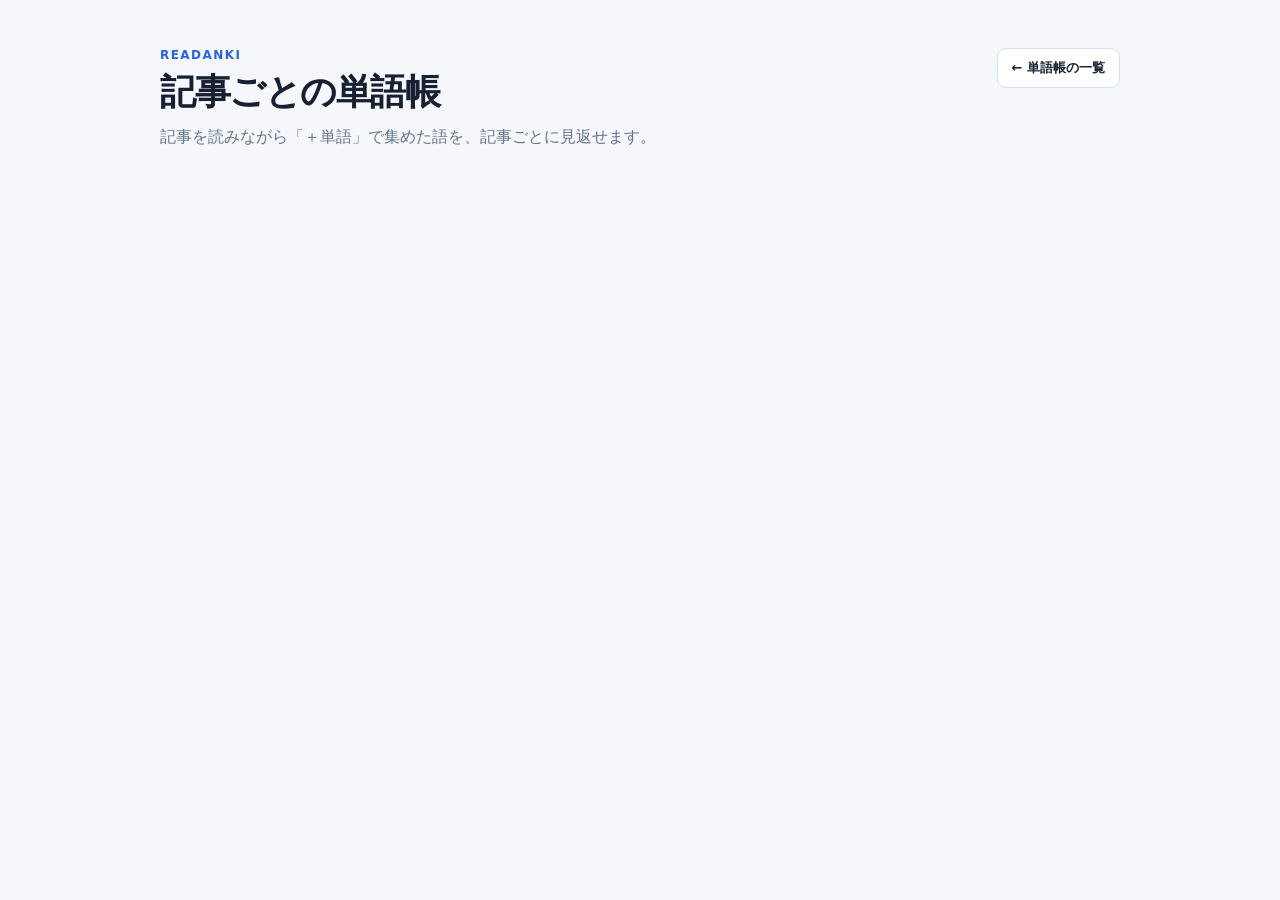
<file: extension/wordbook.html>
<!DOCTYPE html>
<html lang="ja">
<head>
  <meta charset="utf-8">
  <meta name="viewport" content="width=device-width, initial-scale=1">
  <title>ReadAnki 単語帳</title>
  <link rel="stylesheet" href="history.css">
  <link rel="stylesheet" href="wordbook.css">
</head>
<body>
  <main class="app-shell">
    <header class="page-header">
      <div>
        <p class="eyebrow">READANKI</p>
        <h1 id="wb-heading">記事ごとの単語帳</h1>
        <p class="subtitle" id="wb-subtitle">記事を読みながら「＋単語」で集めた語を、記事ごとに見返せます。</p>
      </div>
      <a class="button" id="wb-back" href="wordbook.html">← 単語帳の一覧</a>
    </header>

    <section class="wb-actions wb-test-bar" id="wb-test-bar" hidden>
      <button class="button wb-primary" id="wb-quiz-open" type="button">🧠 単語テスト</button>
      <select id="wb-quiz-mode" aria-label="出題のしかた">
        <option value="context">記事の文で出題</option>
        <option value="example">AIの例文で出題（意味付け済みの語）</option>
      </select>
      <span class="wb-test-note" id="wb-quiz-note"></span>
      <span class="wb-compose-group">
        <button class="button" id="wb-compose-open" type="button" title="単語帳の語をいくつかずつ1文に詰め込んだ和文英訳の問題をAIが作ります">✍️ 作文テスト</button>
        <select id="wb-compose-per" aria-label="1文に入れる語の数">
          <option value="3">1文に3語</option>
          <option value="4">1文に4語</option>
          <option value="5" selected>1文に5語</option>
          <option value="6">1文に6語</option>
        </select>
      </span>
    </section>

    <section class="wb-actions" id="wb-actions" hidden>
      <a class="button" id="wb-open-page" target="_blank" rel="noopener noreferrer">記事を開く</a>
      <button class="button wb-primary" id="wb-define" type="button">✨ AIで意味を付ける</button>
      <button class="button" id="wb-anki" type="button" title="単語を記事の文の中で穴埋めにし、和訳をヒントにした語彙Clozeカードを送ります">📥 Ankiに送る</button>
      <label class="wb-hide"><input type="checkbox" id="wb-hide-meaning"> 意味を隠す（押すと表示）</label>
      <button class="button button-danger" id="wb-delete-book" type="button">この単語帳を削除</button>
    </section>
    <section class="wb-actions wb-backup" id="wb-backup" hidden>
      <span class="wb-backup-label">バックアップ</span>
      <button class="button" id="wb-export" type="button" title="単語帳・解析履歴・テストの記録を1つのファイル（JSON）に書き出します。APIキーや設定は含みません">📤 書き出す</button>
      <button class="button" id="wb-import" type="button" title="書き出したファイルを読み込みます">📥 読み込む</button>
      <select id="wb-import-mode" aria-label="読み込み方">
        <option value="merge">今のデータに追加</option>
        <option value="replace">今のデータを置き換える</option>
      </select>
      <input type="file" id="wb-import-file" accept=".json,application/json" hidden>
    </section>
    <p class="wb-msg" id="wb-msg" role="status"></p>

    <div id="wb-content" class="history-list" aria-live="polite"></div>

    <div id="quiz-overlay" class="quiz-overlay" style="display:none;">
      <div class="quiz-card" role="dialog" aria-label="単語テスト">
        <div class="quiz-header">
          <span id="quiz-progress" class="quiz-progress"></span>
          <button id="quiz-close" class="quiz-close" type="button" aria-label="閉じる">&times;</button>
        </div>
        <div id="quiz-body" class="quiz-body"></div>
      </div>
    </div>
  </main>
  <script src="tts.js"></script>
  <script src="fx.js"></script>
  <script src="wordbook.js"></script>
</body>
</html>
</file>
<file: AnkiRead-firefox/history.css>
:root { color: #172033; background: #f5f7fb; font-family: system-ui, -apple-system, BlinkMacSystemFont, "Segoe UI", sans-serif; }
* { box-sizing: border-box; }
body { margin: 0; }
button, input { font: inherit; }
.app-shell { width: min(960px, calc(100% - 32px)); margin: 0 auto; padding: 48px 0 72px; }
.page-header { display: flex; align-items: flex-start; justify-content: space-between; gap: 24px; margin-bottom: 28px; }
.eyebrow { margin: 0 0 6px; color: #2563eb; font-size: 12px; font-weight: 800; letter-spacing: .12em; }
h1 { margin: 0; font-size: clamp(28px, 5vw, 36px); letter-spacing: -.04em; }
.subtitle { margin: 10px 0 0; color: #64748b; }
.toolbar { display: flex; align-items: center; justify-content: space-between; gap: 18px; margin-bottom: 18px; }
.search-box { display: flex; align-items: center; gap: 10px; width: min(500px, 100%); padding: 10px 14px; background: #fff; border: 1px solid #d8e0eb; border-radius: 10px; color: #64748b; }
.search-box:focus-within { border-color: #2563eb; box-shadow: 0 0 0 3px rgba(37,99,235,.14); }
.search-box input { width: 100%; min-width: 0; border: 0; outline: 0; color: #172033; background: transparent; }
.history-count { flex: 0 0 auto; margin: 0; color: #64748b; font-size: 14px; }
.history-list { display: grid; gap: 14px; }
.history-item { overflow: hidden; background: #fff; border: 1px solid #e0e7f0; border-radius: 14px; box-shadow: 0 2px 5px rgba(15,23,42,.025); }
.history-item-header { display: flex; align-items: stretch; }
.history-summary { display: flex; flex: 1; align-items: flex-start; justify-content: space-between; gap: 16px; min-width: 0; padding: 19px 12px 19px 20px; border: 0; color: inherit; text-align: left; cursor: pointer; background: #fff; }
.history-summary:hover { background: #f8fbff; }
.delete-history-button { flex: 0 0 auto; align-self: center; width: 38px; height: 38px; margin: 0 14px 0 4px; border: 0; border-radius: 8px; color: #b91c1c; background: transparent; cursor: pointer; font-size: 17px; line-height: 1; }
.delete-history-button:hover { background: #fff1f2; }.delete-history-button:focus-visible { outline: 2px solid #ef4444; outline-offset: 2px; }
.phrase { margin: 0; color: #0f172a; font-size: 18px; line-height: 1.35; }
.meaning { margin: 7px 0 0; color: #475569; line-height: 1.5; }
.meta { display: flex; flex-wrap: wrap; gap: 8px; align-items: center; margin-top: 11px; color: #64748b; font-size: 12px; }
.badge { padding: 3px 7px; border-radius: 999px; color: #1d4ed8; background: #eff6ff; font-weight: 700; text-transform: uppercase; }
.chevron { flex: 0 0 auto; color: #64748b; transition: transform .15s ease; }
.history-item.is-open .chevron { transform: rotate(180deg); }
.history-detail { display: none; padding: 0 20px 22px; border-top: 1px solid #e9eef5; }
.history-item.is-open .history-detail { display: block; }
.detail-section { margin-top: 20px; }
.detail-label { margin: 0 0 6px; color: #334155; font-size: 12px; font-weight: 800; }
.detail-text, .context { margin: 0; color: #334155; line-height: 1.7; white-space: pre-wrap; }
.context { padding: 10px 12px; border-radius: 8px; background: #f8fafc; }
.list { display: grid; gap: 7px; padding: 0; margin: 0; list-style: none; }
.list li { padding: 9px 11px; border-left: 3px solid #bfdbfe; border-radius: 0 7px 7px 0; color: #475569; background: #f8fafc; line-height: 1.55; }
.list strong { color: #1e3a8a; }
.button { padding: 10px 14px; border: 1px solid #d8e0eb; border-radius: 9px; background: #fff; cursor: pointer; font-size: 13px; font-weight: 700; }
.button-danger { color: #b91c1c; border-color: #fecaca; }
.button-danger:hover { background: #fff1f2; }
.empty-state { padding: 72px 24px; border: 1px dashed #cbd5e1; border-radius: 14px; text-align: center; color: #64748b; background: rgba(255,255,255,.55); }
.empty-state h2 { margin: 10px 0 8px; color: #334155; font-size: 18px; }.empty-state p { max-width: 460px; margin: 0 auto; line-height: 1.6; }.empty-icon { font-size: 32px; }
@media (max-width: 620px) { .app-shell { width: min(100% - 24px, 960px); padding-top: 30px; }.page-header, .toolbar { align-items: stretch; flex-direction: column; }.button-danger { align-self: flex-start; }.history-count { margin-top: -8px; }.history-summary { padding: 16px 8px 16px 16px; }.delete-history-button { margin-right: 10px; }.history-detail { padding: 0 16px 18px; } }

/* ---- 未知語テスト ---- */
.quiz-overlay { position: fixed; inset: 0; z-index: 999; background: rgba(15,23,42,.45); display: flex; align-items: center; justify-content: center; padding: 20px; }
.quiz-card { width: min(520px, 100%); max-height: 86vh; overflow-y: auto; background: #fff; border-radius: 16px; box-shadow: 0 24px 60px rgba(0,0,0,.25); }
.quiz-header { display: flex; align-items: center; justify-content: space-between; padding: 14px 18px; border-bottom: 1px solid #e9eef5; }
.quiz-progress { font-size: 13px; font-weight: 700; color: #334155; }
.quiz-close { border: 0; background: transparent; font-size: 20px; color: #64748b; cursor: pointer; line-height: 1; }
.quiz-body { padding: 22px 24px 26px; }
.quiz-sentence { font-size: 16px; line-height: 1.8; color: #0f172a; margin-bottom: 18px; }
.quiz-sentence mark { background: #fef3c7; color: #92400e; padding: 1px 3px; border-radius: 4px; font-weight: 700; }
.quiz-reveal-btn, .quiz-primary-btn { padding: 10px 16px; border-radius: 9px; border: 1px solid #d8e0eb; background: #fff; font-weight: 700; font-size: 13px; cursor: pointer; }
.quiz-primary-btn { background: #2563eb; color: #fff; border-color: #2563eb; }
.quiz-answer { margin-top: 4px; padding: 14px 16px; background: #f8fafc; border-radius: 10px; }
.quiz-answer-word { font-size: 15px; font-weight: 800; color: #1e3a8a; }
.quiz-answer-meaning { margin-top: 6px; color: #334155; line-height: 1.6; }
.quiz-answer-pos { margin-top: 2px; color: #94a3b8; font-size: 12px; }
.quiz-actions { display: flex; flex-wrap: wrap; gap: 8px; margin-top: 16px; }
.quiz-actions button { flex: 1 1 auto; padding: 10px 12px; border-radius: 9px; border: 1px solid #d8e0eb; background: #fff; font-weight: 700; font-size: 12.5px; cursor: pointer; }
.quiz-btn-known { color: #047857; border-color: #a7f3d0; }
.quiz-btn-known:hover { background: #ecfdf5; }
.quiz-btn-again { color: #b45309; border-color: #fde68a; }
.quiz-btn-again:hover { background: #fffbeb; }
.quiz-blank { display: inline-block; min-width: 3.2em; padding: 0 4px; border-bottom: 2px solid #2563eb; color: #1d4ed8; font-weight: 700; text-align: center; }
.quiz-translation { margin: -6px 0 18px; padding: 10px 12px; background: #f8fafc; border-radius: 9px; color: #334155; font-size: 14px; line-height: 1.7; }
.quiz-answer-row + .quiz-answer-row { margin-top: 12px; padding-top: 12px; border-top: 1px solid #e2e8f0; }
.quiz-summary { text-align: center; padding: 12px 0 6px; color: #334155; line-height: 1.7; }
.quiz-msg { margin-top: 10px; font-size: 12px; color: #64748b; min-height: 16px; }
</file>
<file: extension/history.css>
:root { color: #172033; background: #f5f7fb; font-family: system-ui, -apple-system, BlinkMacSystemFont, "Segoe UI", sans-serif; }
* { box-sizing: border-box; }
body { margin: 0; }
button, input { font: inherit; }
.app-shell { width: min(960px, calc(100% - 32px)); margin: 0 auto; padding: 48px 0 72px; }
.page-header { display: flex; align-items: flex-start; justify-content: space-between; gap: 24px; margin-bottom: 28px; }
.eyebrow { margin: 0 0 6px; color: #2563eb; font-size: 12px; font-weight: 800; letter-spacing: .12em; }
h1 { margin: 0; font-size: clamp(28px, 5vw, 36px); letter-spacing: -.04em; }
.subtitle { margin: 10px 0 0; color: #64748b; }
.toolbar { display: flex; flex-wrap: wrap; align-items: center; justify-content: space-between; gap: 10px 18px; margin-bottom: 18px; }
.search-box { display: flex; align-items: center; gap: 10px; width: min(500px, 100%); padding: 10px 14px; background: #fff; border: 1px solid #d8e0eb; border-radius: 10px; color: #64748b; }
.search-box:focus-within { border-color: #2563eb; box-shadow: 0 0 0 3px rgba(37,99,235,.14); }
.search-box input { width: 100%; min-width: 0; border: 0; outline: 0; color: #172033; background: transparent; }
.history-count { flex: 0 0 auto; margin: 0; color: #64748b; font-size: 14px; }
.history-list { display: grid; gap: 14px; }
.history-item { overflow: hidden; background: #fff; border: 1px solid #e0e7f0; border-radius: 14px; box-shadow: 0 2px 5px rgba(15,23,42,.025); }
.history-item-header { display: flex; align-items: stretch; }
.history-summary { display: flex; flex: 1; align-items: flex-start; justify-content: space-between; gap: 16px; min-width: 0; padding: 19px 12px 19px 20px; border: 0; color: inherit; text-align: left; cursor: pointer; background: #fff; }
.history-summary:hover { background: #f8fbff; }
.delete-history-button { flex: 0 0 auto; align-self: center; width: 38px; height: 38px; margin: 0 14px 0 4px; border: 0; border-radius: 8px; color: #b91c1c; background: transparent; cursor: pointer; font-size: 17px; line-height: 1; }
.delete-history-button:hover { background: #fff1f2; }.delete-history-button:focus-visible { outline: 2px solid #ef4444; outline-offset: 2px; }
.phrase { margin: 0; color: #0f172a; font-size: 18px; line-height: 1.35; }
.meaning { margin: 7px 0 0; color: #475569; line-height: 1.5; }
.meta { display: flex; flex-wrap: wrap; gap: 8px; align-items: center; margin-top: 11px; color: #64748b; font-size: 12px; }
.badge { padding: 3px 7px; border-radius: 999px; color: #1d4ed8; background: #eff6ff; font-weight: 700; text-transform: uppercase; }
.chevron { flex: 0 0 auto; color: #64748b; transition: transform .15s ease; }
.history-item.is-open .chevron { transform: rotate(180deg); }
.history-detail { display: none; padding: 0 20px 22px; border-top: 1px solid #e9eef5; }
.history-item.is-open .history-detail { display: block; }
.detail-section { margin-top: 20px; }
.detail-label { margin: 0 0 6px; color: #334155; font-size: 12px; font-weight: 800; }
.detail-text, .context { margin: 0; color: #334155; line-height: 1.7; white-space: pre-wrap; }
.context { padding: 10px 12px; border-radius: 8px; background: #f8fafc; }
.list { display: grid; gap: 7px; padding: 0; margin: 0; list-style: none; }
.list li { padding: 9px 11px; border-left: 3px solid #bfdbfe; border-radius: 0 7px 7px 0; color: #475569; background: #f8fafc; line-height: 1.55; }
.list strong { color: #1e3a8a; }
.button { padding: 10px 14px; border: 1px solid #d8e0eb; border-radius: 9px; background: #fff; cursor: pointer; font-size: 13px; font-weight: 700; white-space: nowrap; color: inherit; text-decoration: none; }
.button-danger { color: #b91c1c; border-color: #fecaca; }
.button-danger:hover { background: #fff1f2; }
.empty-state { padding: 72px 24px; border: 1px dashed #cbd5e1; border-radius: 14px; text-align: center; color: #64748b; background: rgba(255,255,255,.55); }
.empty-state h2 { margin: 10px 0 8px; color: #334155; font-size: 18px; }.empty-state p { max-width: 460px; margin: 0 auto; line-height: 1.6; }.empty-icon { font-size: 32px; }
@media (max-width: 620px) { .app-shell { width: min(100% - 24px, 960px); padding-top: 30px; }.page-header, .toolbar { align-items: stretch; flex-direction: column; }.button-danger { align-self: flex-start; }.history-count { margin-top: -8px; }.history-summary { padding: 16px 8px 16px 16px; }.delete-history-button { margin-right: 10px; }.history-detail { padding: 0 16px 18px; } }

/* ---- 未知語テスト ---- */
.quiz-overlay { position: fixed; inset: 0; z-index: 999; background: rgba(15,23,42,.45); display: flex; align-items: center; justify-content: center; padding: 20px; }
.quiz-card { width: min(520px, 100%); max-height: 86vh; overflow-y: auto; background: #fff; border-radius: 16px; box-shadow: 0 24px 60px rgba(0,0,0,.25); }
.quiz-header { display: flex; align-items: center; justify-content: space-between; padding: 14px 18px; border-bottom: 1px solid #e9eef5; }
.quiz-progress { font-size: 13px; font-weight: 700; color: #334155; }
.quiz-close { border: 0; background: transparent; font-size: 20px; color: #64748b; cursor: pointer; line-height: 1; }
.quiz-body { padding: 22px 24px 26px; }
.quiz-sentence { font-size: 16px; line-height: 1.8; color: #0f172a; margin-bottom: 18px; }
.quiz-sentence mark { background: #fef3c7; color: #92400e; padding: 1px 3px; border-radius: 4px; font-weight: 700; }
.quiz-reveal-btn, .quiz-primary-btn { padding: 10px 16px; border-radius: 9px; border: 1px solid #d8e0eb; background: #fff; font-weight: 700; font-size: 13px; cursor: pointer; }
.quiz-primary-btn { background: #2563eb; color: #fff; border-color: #2563eb; }
.quiz-answer { margin-top: 4px; padding: 14px 16px; background: #f8fafc; border-radius: 10px; }
.quiz-answer-word { font-size: 15px; font-weight: 800; color: #1e3a8a; }
.quiz-answer-meaning { margin-top: 6px; color: #334155; line-height: 1.6; }
.quiz-answer-pos { margin-top: 2px; color: #94a3b8; font-size: 12px; }
.quiz-actions { display: flex; flex-wrap: wrap; gap: 8px; margin-top: 16px; }
.quiz-actions button { flex: 1 1 auto; padding: 10px 12px; border-radius: 9px; border: 1px solid #d8e0eb; background: #fff; font-weight: 700; font-size: 12.5px; cursor: pointer; }
.quiz-btn-known { color: #047857; border-color: #a7f3d0; }
.quiz-btn-known:hover { background: #ecfdf5; }
.quiz-btn-again { color: #b45309; border-color: #fde68a; }
.quiz-btn-again:hover { background: #fffbeb; }
.quiz-blank { display: inline-block; min-width: 3.2em; padding: 0 4px; border-bottom: 2px solid #2563eb; color: #1d4ed8; font-weight: 700; text-align: center; }
.quiz-translation { margin: -6px 0 18px; padding: 10px 12px; background: #f8fafc; border-radius: 9px; color: #334155; font-size: 14px; line-height: 1.7; }
.quiz-answer-row + .quiz-answer-row { margin-top: 12px; padding-top: 12px; border-top: 1px solid #e2e8f0; }
.quiz-summary { text-align: center; padding: 12px 0 6px; color: #334155; line-height: 1.7; }
.quiz-msg { margin-top: 10px; font-size: 12px; color: #64748b; min-height: 16px; }
</file>
<file: extension/wordbook.css>
[hidden] { display: none !important; }
.page-header .button { text-decoration: none; color: inherit; white-space: nowrap; }
.wb-actions { display: flex; flex-wrap: wrap; align-items: center; gap: 10px; margin-bottom: 10px; }
.wb-actions .button { text-decoration: none; color: inherit; }
.wb-actions .wb-primary { color: #fff; background: #2563eb; border-color: #2563eb; }
.wb-actions .wb-primary:disabled { opacity: .6; cursor: default; }
.wb-actions .button-danger { color: #b91c1c; margin-left: auto; }
.wb-hide { display: inline-flex; align-items: center; gap: 6px; color: #475569; font-size: 13px; cursor: pointer; }
.wb-msg { min-height: 20px; margin: 0 0 12px; color: #475569; font-size: 13px; }
.wb-book { display: flex; align-items: center; gap: 12px; padding: 16px 18px; background: #fff; border: 1px solid #e0e7f0; border-radius: 14px; }
.wb-book a { flex: 1; min-width: 0; color: inherit; text-decoration: none; }
.wb-book a:hover .phrase { color: #1d4ed8; }
.wb-book .phrase { overflow-wrap: anywhere; }
.wb-word { padding: 16px 18px; background: #fff; border: 1px solid #e0e7f0; border-radius: 14px; }
.wb-word-head { display: flex; align-items: baseline; gap: 10px; }
.wb-word-head h2 { margin: 0; color: #1e3a8a; font-size: 19px; overflow-wrap: anywhere; }
.wb-word-head .wb-ja { color: #0f172a; font-weight: 700; }
.wb-word-head .wb-tools { margin-left: auto; display: flex; gap: 4px; }
.wb-icon { width: 34px; height: 34px; border: 0; border-radius: 8px; background: transparent; cursor: pointer; font-size: 15px; }
.wb-icon:hover { background: #f1f5f9; }
.wb-icon.wb-del { color: #b91c1c; }
.wb-field { margin-top: 8px; color: #334155; line-height: 1.6; }
.wb-field .detail-label { display: inline-block; min-width: 3.5em; margin: 0 8px 0 0; }
.wb-context { margin-top: 10px; padding: 9px 12px; border-radius: 8px; background: #f8fafc; color: #475569; line-height: 1.7; }
.wb-field mark, .wb-context mark { background: #fef3c7; color: #92400e; border-radius: 3px; padding: 0 2px; }
.wb-pending { color: #94a3b8; font-size: 13px; }
.is-hidden-meaning .wb-meaning { filter: blur(6px); cursor: pointer; user-select: none; }
.is-hidden-meaning .wb-meaning.is-shown { filter: none; }
@media (max-width: 620px) { .wb-actions .button-danger { margin-left: 0; } }

/* ---- 単語テスト ---- */
.wb-test-bar { align-items: center; }
.wb-test-bar select { padding: 8px 10px; border: 1px solid #d8e0eb; border-radius: 9px; font-size: 13px; background: #fff; }
.wb-test-note { font-size: 12px; color: #64748b; }
.quiz-answer-word .wb-icon { font-size: 14px; }

/* バックアップ */
.wb-backup { padding: 10px 12px; border: 1px dashed #d8e0eb; border-radius: 12px; }
.wb-backup-label { font-size: 12px; font-weight: 700; color: #64748b; }
.wb-backup select { padding: 8px 10px; border: 1px solid #d8e0eb; border-radius: 9px; font-size: 13px; background: #fff; }

/* 作文テスト */
.wb-compose-group { display: inline-flex; align-items: center; gap: 8px; }
.compose-ja { font-size: 16px; line-height: 1.8; color: #0f172a; margin-bottom: 12px; font-weight: 700; }
.compose-hints { display: flex; flex-wrap: wrap; gap: 6px; margin-bottom: 12px; }
.compose-hint { padding: 3px 9px; border-radius: 999px; background: #eff6ff; color: #1e3a8a; font-size: 12.5px; }
.compose-hint.is-used { background: #ecfdf5; color: #047857; }
.compose-hint.is-unused { background: #fef2f2; color: #b91c1c; }
.compose-input { width: 100%; min-height: 84px; box-sizing: border-box; padding: 10px 12px; border: 1px solid #d8e0eb; border-radius: 9px; font: inherit; font-size: 14.5px; line-height: 1.6; resize: vertical; }
.compose-label { display: block; margin: 12px 0 4px; font-size: 12px; font-weight: 700; color: #64748b; }
.compose-en { font-size: 15.5px; line-height: 1.8; color: #0f172a; }
.compose-en mark { background: #fef3c7; color: #92400e; padding: 0 2px; border-radius: 3px; font-weight: 700; }
.compose-en .compose-idiom { text-decoration: underline 2px #7c3aed; text-underline-offset: 3px; }
.compose-mine { color: #334155; line-height: 1.7; white-space: pre-wrap; overflow-wrap: anywhere; }
.compose-idioms { margin: 8px 0 0; padding: 0; list-style: none; }
.compose-idioms li { margin-top: 8px; padding: 9px 12px; border-left: 3px solid #7c3aed; background: #faf5ff; border-radius: 6px; line-height: 1.6; color: #334155; }
.compose-idioms b { color: #5b21b6; }
.compose-warn { margin-top: 8px; font-size: 12px; color: #b45309; }
.compose-row { display: flex; flex-wrap: wrap; gap: 8px; margin-top: 16px; }
.compose-edit { margin-top: 14px; padding: 12px 14px; border: 1px solid #e0e7f0; border-radius: 10px; }
.compose-edit.is-off { opacity: .5; }
.compose-edit textarea { width: 100%; box-sizing: border-box; min-height: 52px; margin-top: 4px; padding: 7px 9px; border: 1px solid #d8e0eb; border-radius: 7px; font: inherit; font-size: 13px; line-height: 1.5; resize: vertical; }
.compose-edit .compose-label { margin-top: 8px; }
.compose-edit-head { display: flex; align-items: center; gap: 8px; font-weight: 700; color: #334155; font-size: 13px; }
.compose-edit-status { margin-left: auto; font-weight: 400; font-size: 12px; color: #64748b; }
.quiz-btn-forgot { color: #b91c1c; border-color: #fecaca !important; }
.quiz-btn-difficult { color: #b45309; border-color: #fde68a !important; }
.quiz-btn-easy { color: #1d4ed8; border-color: #bfdbfe !important; }
.quiz-btn-remembered { color: #047857; border-color: #a7f3d0 !important; }

/* テストの演出（fx.js）。動きは fx.js が物理モデルで計算し、ここでは見た目だけを決める。 */
.fx-canvas { position: fixed; inset: 0; width: 100vw; height: 100vh; pointer-events: none; z-index: 1001; }
.quiz-card { position: relative; }
.quiz-header { gap: 12px; }
.fx-hud { display: flex; align-items: center; gap: 8px; margin-left: auto; font-size: 12px; color: #475569; font-variant-numeric: tabular-nums; }
.fx-level { display: inline-block; padding: 2px 8px; border-radius: 999px; background: #eef2ff; color: #3730a3; font-weight: 800; letter-spacing: .02em; }
.fx-xp { position: relative; width: 72px; height: 6px; border-radius: 999px; background: #e2e8f0; overflow: hidden; }
.fx-xp-fill { position: absolute; inset: 0; transform-origin: left center; transform: scaleX(0); border-radius: inherit; background: linear-gradient(90deg, #6366f1, #0ea5e9); }
.fx-streak { color: #c2410c; font-weight: 700; }
.fx-goal { width: 20px; height: 20px; transform: rotate(-90deg); }
.fx-goal-track { fill: none; stroke: #e2e8f0; stroke-width: 3; }
.fx-goal-arc { fill: none; stroke: #14b8a6; stroke-width: 3; stroke-linecap: round; }
.fx-float { position: fixed; z-index: 1002; pointer-events: none; translate: -50% 0; white-space: nowrap; font-size: 15px; font-weight: 800; color: #4338ca; letter-spacing: .02em; text-shadow: 0 1px 0 #fff, 0 6px 18px rgba(79, 70, 229, .25); }
.fx-combo { position: absolute; bottom: 16px; right: 18px; padding: 4px 10px; border-radius: 8px; font-size: 12px; font-weight: 900; letter-spacing: .08em; color: #4338ca; background: rgba(238, 242, 255, .92); pointer-events: none; opacity: 0; }
.fx-combo.is-hot { color: #fff; background: linear-gradient(135deg, #f43f5e, #f59e0b); }
.fx-stamp-slot { position: relative; min-height: 0; }
.fx-stamp-slot ~ .compose-ja { padding-right: 76px; }
.fx-stamp { position: absolute; top: -6px; right: 0; display: grid; place-items: center; width: 64px; height: 64px; border-radius: 50%; border: 3px solid currentColor; rotate: -12deg; font: 900 30px/1 Georgia, 'Times New Roman', serif; pointer-events: none; background: rgba(255, 255, 255, .85); box-shadow: inset 0 0 0 3px rgba(255, 255, 255, .9), inset 0 0 0 5px currentColor; }
.fx-rank-s { color: #b45309; }
.fx-rank-a { color: #4338ca; }
.fx-rank-b { color: #0f766e; }
.fx-rank-c { color: #64748b; }
.fx-perfect { margin: 4px 0 0; font-weight: 900; letter-spacing: .1em; color: #b45309; }
.fx-result { text-align: center; padding: 6px 0 4px; }
.fx-result-title { font-size: 13px; font-weight: 800; letter-spacing: .12em; color: #64748b; }
.fx-result-xp { margin-top: 6px; font: 800 46px/1.1 ui-rounded, system-ui, sans-serif; color: #1e1b4b; font-variant-numeric: tabular-nums; }
.fx-result-xp small { font-size: 16px; color: #64748b; }
.fx-record { display: inline-block; margin-top: 8px; padding: 4px 12px; border-radius: 999px; font-size: 12px; font-weight: 900; letter-spacing: .18em; color: #fff; background: linear-gradient(135deg, #f59e0b, #f43f5e); }
.fx-best { margin-top: 6px; font-size: 12px; color: #94a3b8; }
.fx-result-grid { display: grid; grid-template-columns: repeat(auto-fit, minmax(110px, 1fr)); gap: 8px; margin: 18px 0 14px; }
.fx-result-grid div { padding: 10px; border-radius: 10px; background: #f8fafc; }
.fx-result-grid dt { font-size: 11px; color: #64748b; }
.fx-result-grid dd { margin: 2px 0 0; font-size: 17px; font-weight: 800; color: #0f172a; font-variant-numeric: tabular-nums; }
@media (max-width: 520px) { .fx-xp { width: 44px; } .fx-streak { display: none; } }
.fx-float-down { color: #64748b; text-shadow: 0 1px 0 #fff; letter-spacing: .08em; }
.fx-combo.is-broken { color: #94a3b8; background: rgba(241, 245, 249, .95); text-decoration: line-through; }
/* アセンション */
.fx-ascend { position: fixed; inset: 0; z-index: 1000; pointer-events: none; opacity: 0; overflow: hidden; }
.fx-ascend-light { position: absolute; inset: -10%; background:
  radial-gradient(ellipse 34% 26% at 50% 47%, rgba(255, 255, 255, .97) 0, rgba(255, 251, 235, .9) 45%, rgba(255, 251, 235, 0) 100%),
  radial-gradient(ellipse 60% 70% at 50% 100%, rgba(255, 247, 214, .95), rgba(253, 230, 138, .55) 38%, rgba(255, 255, 255, 0) 70%),
  linear-gradient(to top, rgba(255, 251, 235, .85), rgba(255, 251, 235, .35) 45%, rgba(255, 255, 255, .1)); }
.fx-ascend-rays { position: absolute; left: 50%; top: 46%; width: 180vmax; height: 180vmax; transform: translate(-50%, -50%);
  background: repeating-conic-gradient(from 0deg, rgba(255, 236, 179, .38) 0deg 5deg, rgba(255, 255, 255, 0) 5deg 18deg);
  -webkit-mask: radial-gradient(circle, #000 0, rgba(0, 0, 0, .6) 22%, transparent 55%); mask: radial-gradient(circle, #000 0, rgba(0, 0, 0, .6) 22%, transparent 55%); }
.fx-ascend-halo { position: absolute; left: 50%; top: 46%; width: 300px; height: 300px; border-radius: 50%; transform: translate(-50%, -50%);
  box-shadow: 0 0 0 2px rgba(251, 191, 36, .75), 0 0 40px 8px rgba(253, 230, 138, .7), inset 0 0 40px 8px rgba(255, 247, 214, .8); }
.fx-ascend-text { position: absolute; left: 50%; top: 46%; transform: translate(-50%, -50%); text-align: center; white-space: nowrap; }
.fx-ascend-word { font: 600 44px/1.1 'Cormorant Garamond', 'Times New Roman', Georgia, serif; letter-spacing: .32em; padding-left: .32em; color: #92400e;
  background: linear-gradient(180deg, #fffbeb 0%, #fcd34d 45%, #b45309 100%); -webkit-background-clip: text; background-clip: text; -webkit-text-fill-color: transparent;
  background-image: linear-gradient(180deg, #fbbf24 0%, #d97706 55%, #92400e 100%);
  filter: drop-shadow(0 0 10px rgba(255, 247, 214, 1)) drop-shadow(0 1px 1px rgba(146, 64, 14, .4)); }
.fx-ascend-level { margin-top: 6px; font: 700 15px/1 Georgia, serif; letter-spacing: .5em; padding-left: .5em; color: #b45309; text-shadow: 0 0 12px #fff7d6; }
@media (max-width: 520px) { .fx-ascend-word { font-size: 30px; } .fx-ascend-halo { width: 220px; height: 220px; } }
</file>
